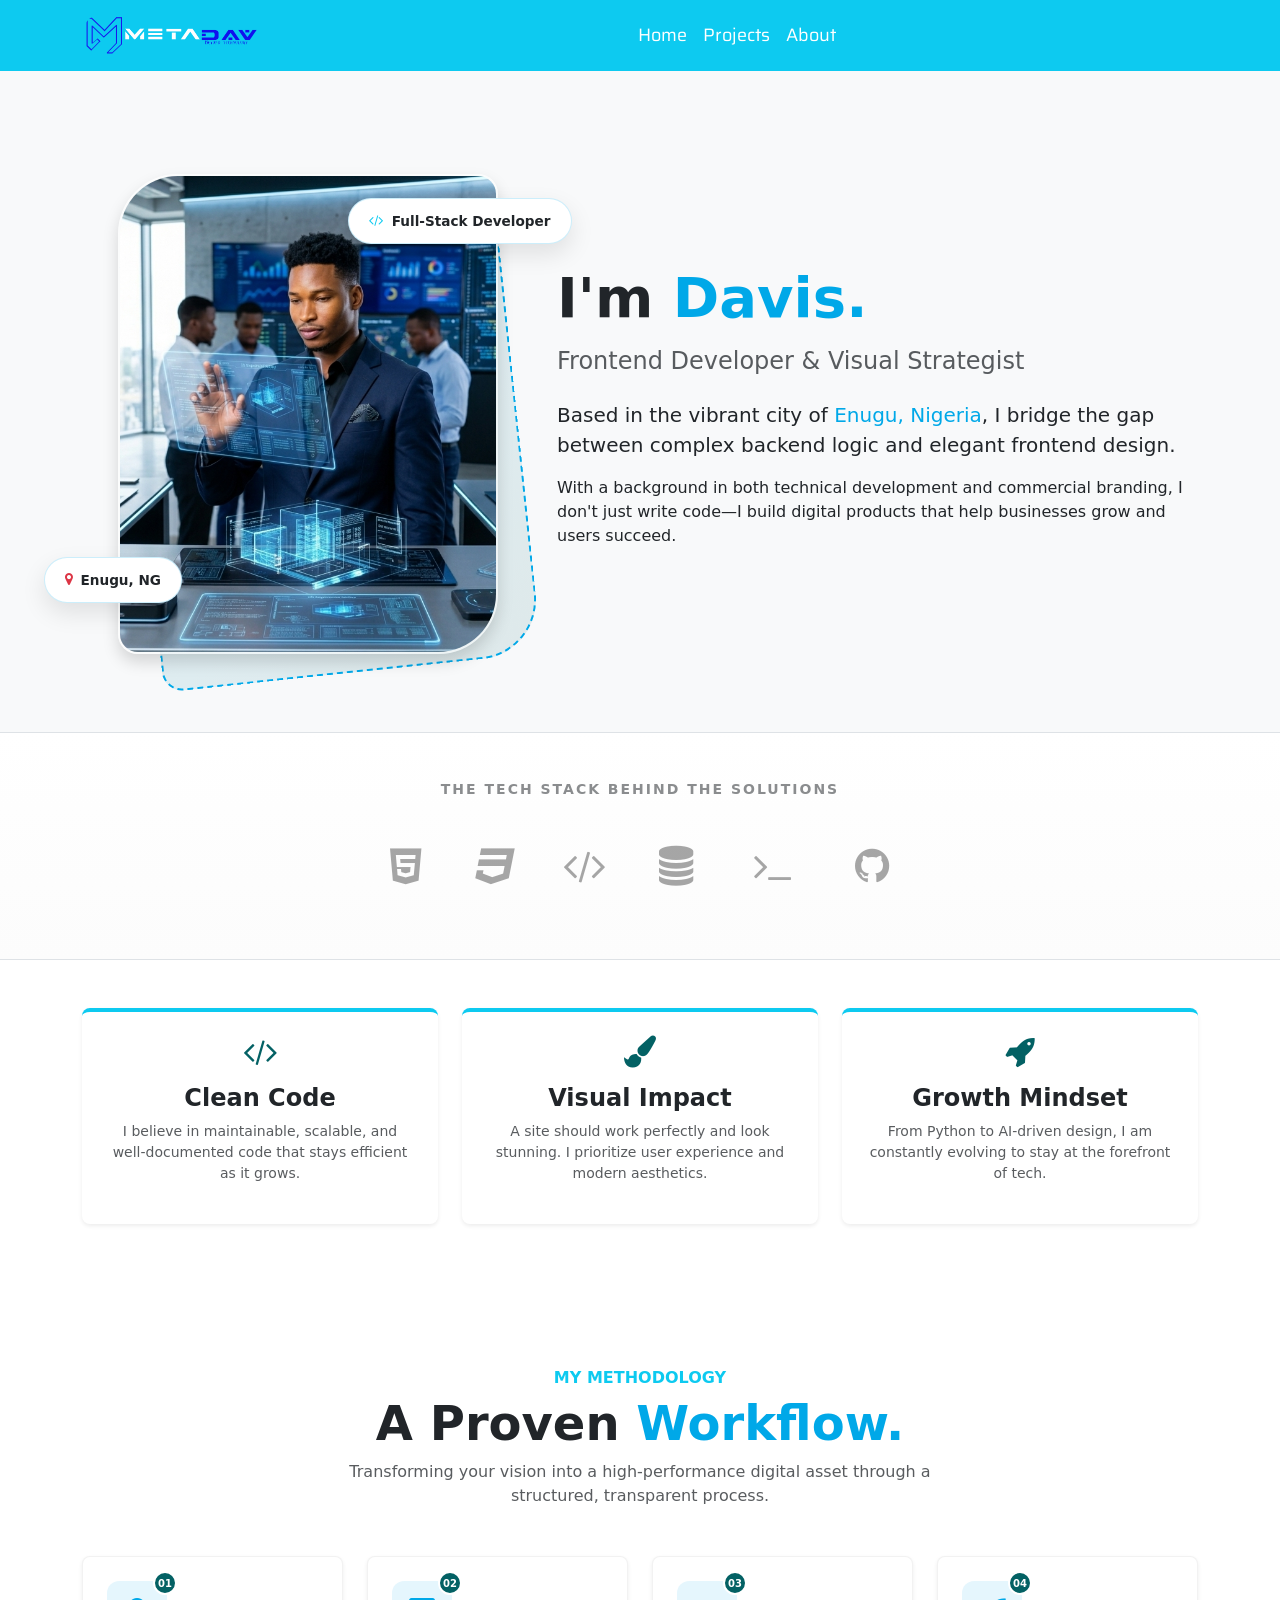
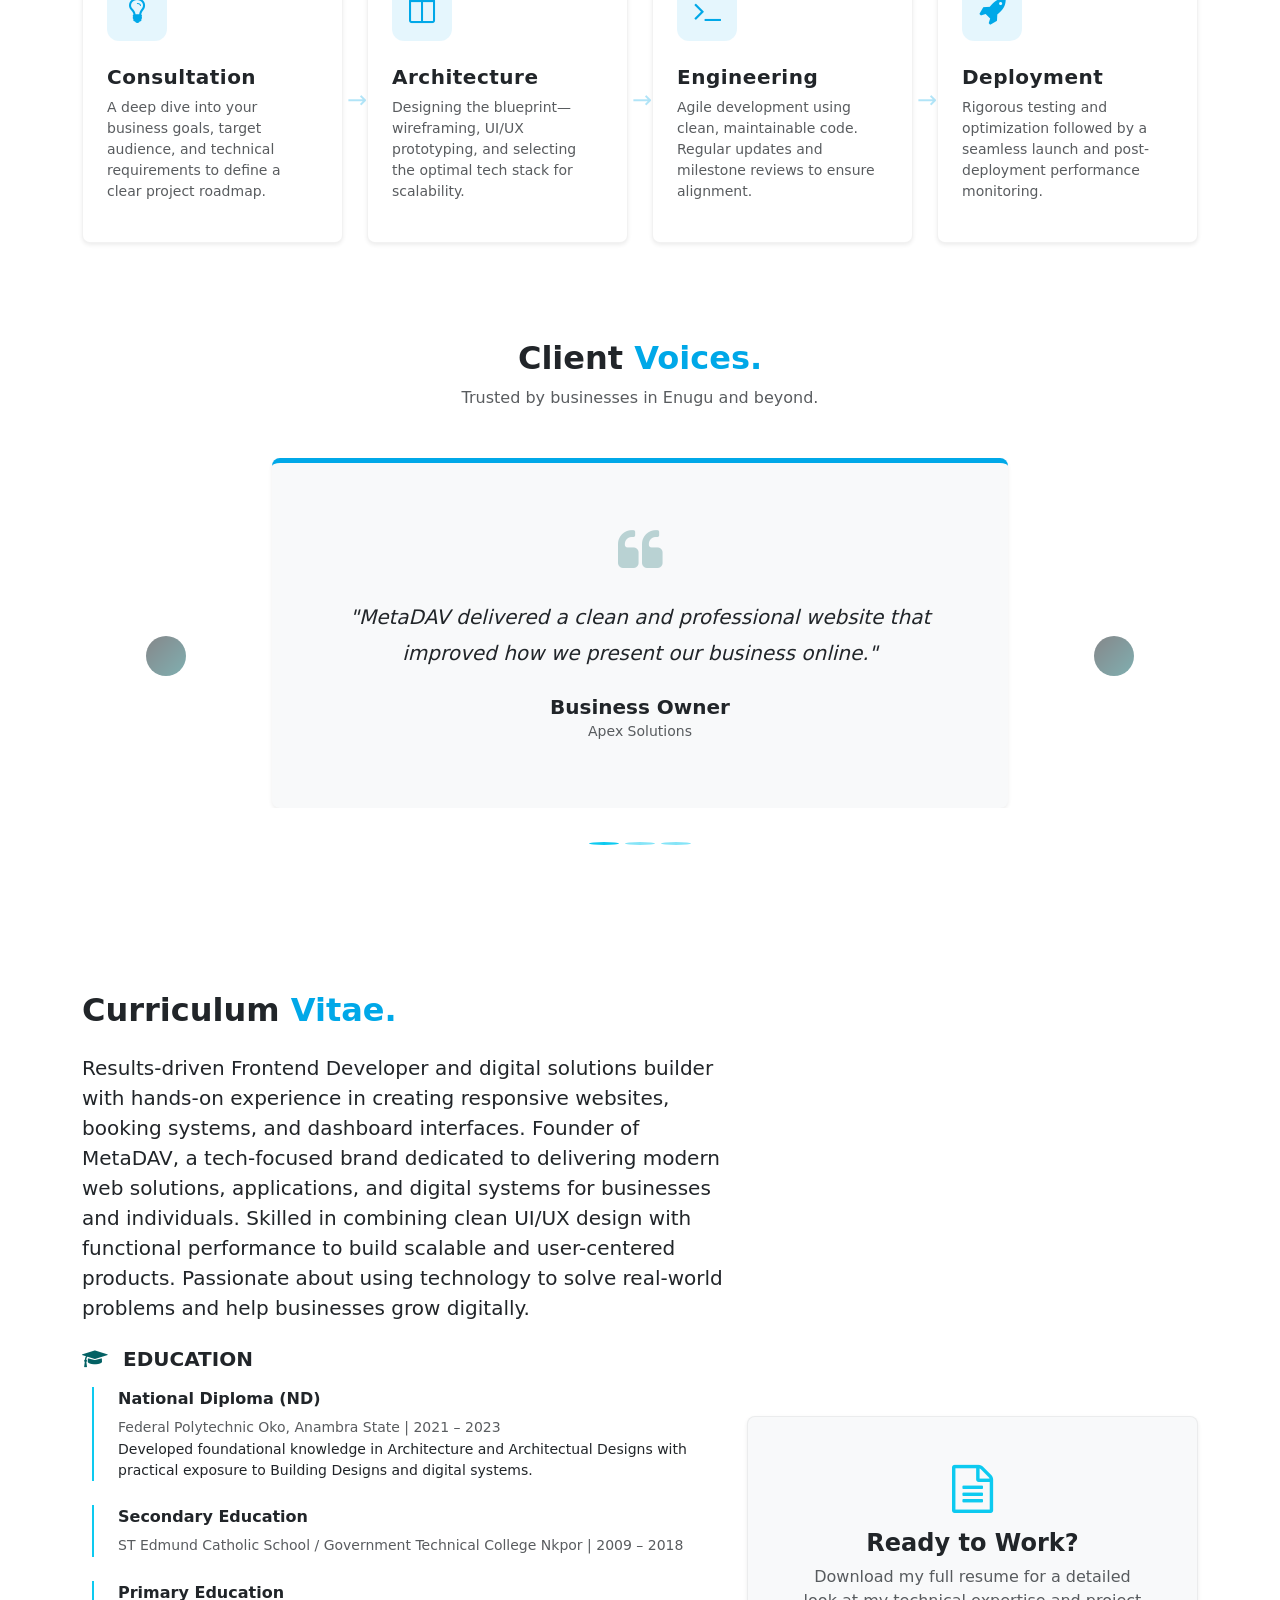
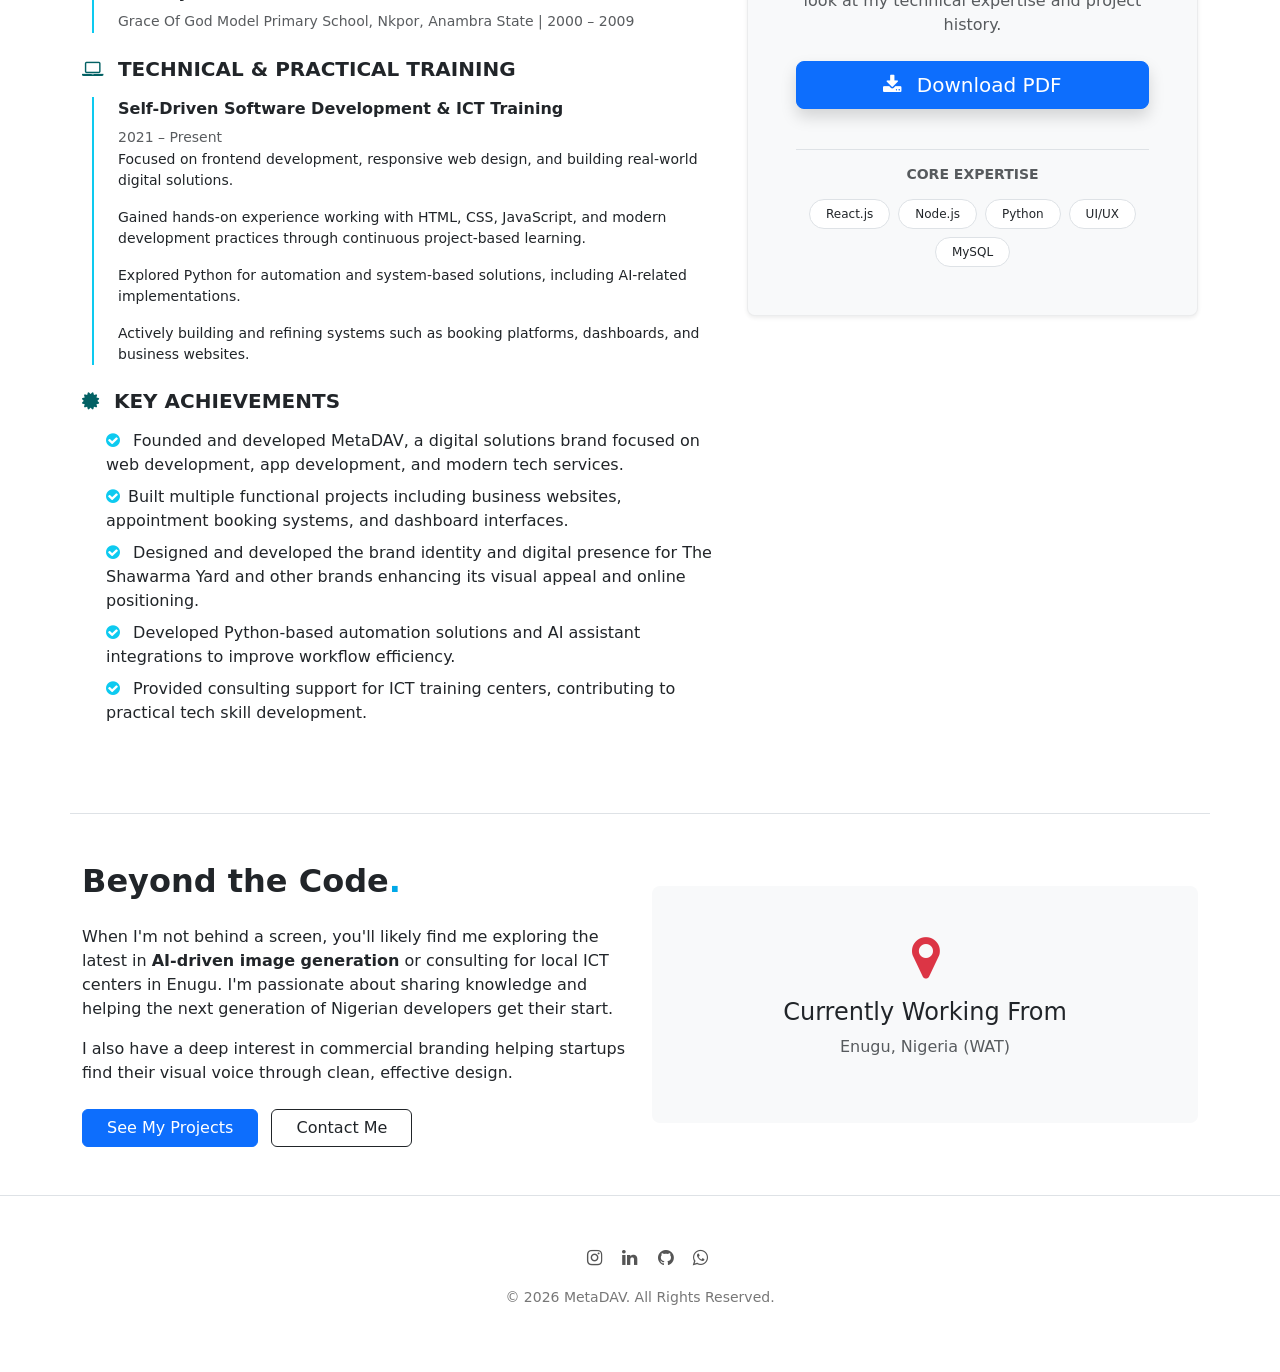
<file: about.html>
<!DOCTYPE html>
<html lang="en">
<head>
    <meta charset="UTF-8">
    <meta name="viewport" content="width=device-width, initial-scale=1.0">
    <link rel="stylesheet" href="css/style.css" type="text/css">
    <link rel="icon" type="image/png" href="assets/images/metafavicon.png">
    <link rel="stylesheet" href="https://cdnjs.cloudflare.com/ajax/libs/font-awesome/4.7.0/css/font-awesome.min.css">
    <link href="https://fonts.googleapis.com/css2?family=Saira:wght@300;600&family=Manrope:wght@400;800&display=swap" rel="stylesheet">
    <link href="https://cdn.jsdelivr.net/npm/bootstrap@5.0.2/dist/css/bootstrap.min.css" rel="stylesheet">
    <title>About | MetaDAV</title>
</head>
<body class="bg-white">

    <header id="header">
        <nav class="navbar navbar-expand-lg navbar-light bg-info fixed-top">
            <div class="container">
                <a class="navbar-brand" href="index.html">
                    <img src="assets/images/metadav logo copy.png" alt="logo" class="metalogo">
                </a>
                <button class="navbar-toggler" type="button" data-bs-toggle="collapse" data-bs-target="#navbarNav">
                    <span class="navbar-toggler-icon"></span>
                </button>
                <div class="collapse navbar-collapse justify-content-center" id="navbarNav">
                    <div class="navbar-nav">
                        <a class="nav-link text-white" href="index.html">Home</a>
                        <a class="nav-link text-white" href="projects.html">Projects</a>
                        <a class="nav-link active text-white" href="about.html">About</a>
                    </div>
                </div>
            </div>
        </nav>
    </header>

    <section class="container-fluid pt-5 mt-5 bg-light">
        <div class="container py-5">
            <div class="row align-items-center">
                <div class="col-lg-5 position-relative text-center d-none d-lg-block">
    <div class="hero-image-container">
        <div class="hero-shape-bg"></div>
        
        <img src="assets/images/hero bg.png" alt="Davis" class="main-hero-img shadow">
        
        <div class="stat-pill pill-top animate-float">
            <i class="fa fa-code text-info me-2"></i>
            <span>Full-Stack Developer</span>
        </div>
        
        <div class="stat-pill pill-bottom animate-float-delayed">
            <i class="fa fa-map-marker text-danger me-2"></i>
            <span>Enugu, NG</span>
        </div>
    </div>
</div>
                <div class="col-lg-7">
                    <h1 class="display-4 fw-bold mb-3">I'm <span class="end">Davis</span><span class="dot">.</span></h1>
                    <h3 class="h4 text-muted mb-4">Frontend Developer & Visual Strategist</h3>
                    <p class="lead">Based in the vibrant city of <strong>Enugu, Nigeria</strong>, I bridge the gap between complex backend logic and elegant frontend design.</p>
                    <p>With a background in both technical development and commercial branding, I don't just write code—I build digital products that help businesses grow and users succeed.</p>
                </div>
            </div>
        </div>
    </section>

    <section class="py-5 bg-white border-top border-bottom ecosystem-section">
    <div class="container">
        <h6 class="text-center text-muted small text-uppercase fw-bold mb-5 ls-2">The Tech Stack Behind the Solutions</h6>
        
        <div class="ecosystem-grid">
            <div class="eco-item" title="HTML5">
                <i class="fa fa-html5"></i>
                <span class="eco-name">HTML5</span>
            </div>
            <div class="eco-item" title="CSS3">
                <i class="fa fa-css3"></i>
                <span class="eco-name">CSS3</span>
            </div>
            <div class="eco-item" title="React.js">
                <i class="fa fa-code"></i>
                <span class="eco-name">React</span>
            </div>
            <div class="eco-item" title="MySQL">
                <i class="fa fa-database"></i>
                <span class="eco-name">MySQL</span>
            </div>
            <div class="eco-item" title="Python">
                <i class="fa fa-terminal"></i>
                <span class="eco-name">Python</span>
            </div>
            <div class="eco-item" title="GitHub">
                <i class="fa fa-github"></i>
                <span class="eco-name">GitHub</span>
            </div>
        </div>
    </div>
</section>

    <section class="container py-5">
        <div class="row g-4 text-center">
            <div class="col-md-4">
                <div class="p-4 h-100 shadow-sm rounded-3 border-top border-4 border-info">
                    <i class="fa fa-code fa-2x mb-3 front"></i>
                    <h4 class="fw-bold">Clean Code</h4>
                    <p class="small text-muted">I believe in maintainable, scalable, and well-documented code that stays efficient as it grows.</p>
                </div>
            </div>
            <div class="col-md-4">
                <div class="p-4 h-100 shadow-sm rounded-3 border-top border-4 border-info">
                    <i class="fa fa-paint-brush fa-2x mb-3 front"></i>
                    <h4 class="fw-bold">Visual Impact</h4>
                    <p class="small text-muted">A site should work perfectly and look stunning. I prioritize user experience and modern aesthetics.</p>
                </div>
            </div>
            <div class="col-md-4">
                <div class="p-4 h-100 shadow-sm rounded-3 border-top border-4 border-info">
                    <i class="fa fa-rocket fa-2x mb-3 front"></i>
                    <h4 class="fw-bold">Growth Mindset</h4>
                    <p class="small text-muted">From Python to AI-driven design, I am constantly evolving to stay at the forefront of tech.</p>
                </div>
            </div>
        </div>
    </section>

    <section class="container py-5 mt-5">
    <div class="text-center mb-5">
        <h6 class="text-uppercase fw-bold text-info mb-2">My Methodology</h6>
        <h2 class="fw-bold display-5">A Proven <span class="end">Workflow</span><span class="dot">.</span></h2>
        <p class="text-muted mx-auto" style="max-width: 600px;">Transforming your vision into a high-performance digital asset through a structured, transparent process.</p>
    </div>

    <div class="row g-4 process-wrapper">
        <div class="col-md-6 col-lg-3">
            <div class="process-step h-100 p-4 shadow-sm bg-white rounded-3">
                <div class="process-icon-box mb-4">
                    <i class="fa fa-lightbulb-o"></i>
                    <span class="step-count">01</span>
                </div>
                <h5 class="fw-bold">Consultation</h5>
                <p class="small text-muted">A deep dive into your business goals, target audience, and technical requirements to define a clear project roadmap.</p>
            </div>
        </div>

        <div class="col-md-6 col-lg-3">
            <div class="process-step h-100 p-4 shadow-sm bg-white rounded-3">
                <div class="process-icon-box mb-4">
                    <i class="fa fa-columns"></i>
                    <span class="step-count">02</span>
                </div>
                <h5 class="fw-bold">Architecture</h5>
                <p class="small text-muted">Designing the blueprint—wireframing, UI/UX prototyping, and selecting the optimal tech stack for scalability.</p>
            </div>
        </div>

        <div class="col-md-6 col-lg-3">
            <div class="process-step h-100 p-4 shadow-sm bg-white rounded-3">
                <div class="process-icon-box mb-4">
                    <i class="fa fa-terminal"></i>
                    <span class="step-count">03</span>
                </div>
                <h5 class="fw-bold">Engineering</h5>
                <p class="small text-muted">Agile development using clean, maintainable code. Regular updates and milestone reviews to ensure alignment.</p>
            </div>
        </div>

        <div class="col-md-6 col-lg-3">
            <div class="process-step h-100 p-4 shadow-sm bg-white rounded-3">
                <div class="process-icon-box mb-4">
                    <i class="fa fa-rocket"></i>
                    <span class="step-count">04</span>
                </div>
                <h5 class="fw-bold">Deployment</h5>
                <p class="small text-muted">Rigorous testing and optimization followed by a seamless launch and post-deployment performance monitoring.</p>
            </div>
        </div>
    </div>
</section>

<section class="container py-5">
    <div class="text-center mb-5">
        <h2 class="fw-bold">Client <span class="end">Voices</span><span class="dot">.</span></h2>
        <p class="text-muted">Trusted by businesses in Enugu and beyond.</p>
    </div>

    <div id="testimonialCarousel" class="carousel slide" data-bs-ride="carousel">
        <div class="carousel-inner">
            
            <div class="carousel-item active">
                <div class="row justify-content-center">
                    <div class="col-md-8">
                        <div class="testimonial-card p-5 text-center shadow-sm rounded-3 bg-light">
                            <i class="fa fa-quote-left fa-3x mb-4 front opacity-25"></i>
                            <p class="fs-5 mb-4 text-dark">"MetaDAV delivered a clean and professional website that improved how we present our business online."</p>
                            <div class="client-info">
                                <h5 class="fw-bold mb-0">Business Owner</h5>
                                <small class="text-muted">Apex Solutions</small>
                            </div>
                        </div>
                    </div>
                </div>
            </div>

            <div class="carousel-item">
                <div class="row justify-content-center">
                    <div class="col-md-8">
                        <div class="testimonial-card p-5 text-center shadow-sm rounded-3 bg-light">
                            <i class="fa fa-quote-left fa-3x mb-4 front opacity-25"></i>
                            <p class="fs-5 mb-4 text-dark">“Customers can now easily view our menu and reach us. The design feels modern and clean.”</p>
                            <div class="client-info">
                                <h5 class="fw-bold mb-0">Restaurant Owner</h5>
                                <small class="text-muted">TasteBite</small>
                            </div>
                        </div>
                    </div>
                </div>
            </div>

            <div class="carousel-item">
                <div class="row justify-content-center">
                    <div class="col-md-8">
                        <div class="testimonial-card p-5 text-center shadow-sm rounded-3 bg-light">
                            <i class="fa fa-quote-left fa-3x mb-4 front opacity-25"></i>
                            <p class="fs-5 mb-4 text-dark">“The portfolio looks clean and represents the brand perfectly.”</p>
                            <div class="client-info">
                                <h5 class="fw-bold mb-0">Creative Professional</h5>
                                <small class="text-muted">CreativeEdge</small>
                            </div>
                        </div>
                    </div>
                </div>
            </div>

            <div class="carousel-item">
                <div class="row justify-content-center">
                    <div class="col-md-8">
                        <div class="testimonial-card p-5 text-center shadow-sm rounded-3 bg-light">
                            <i class="fa fa-quote-left fa-3x mb-4 front opacity-25"></i>
                            <p class="fs-5 mb-4 text-dark">“The website gives our firm a more professional look and makes it easier for clients to reach us.”</p>
                            <div class="client-info">
                                <h5 class="fw-bold mb-0">Legal Consultant</h5>
                                <small class="text-muted">LegalBridge</small>
                            </div>
                        </div>
                    </div>
                </div>
            </div>

            <div class="carousel-item">
                <div class="row justify-content-center">
                    <div class="col-md-8">
                        <div class="testimonial-card p-5 text-center shadow-sm rounded-3 bg-light">
                            <i class="fa fa-quote-left fa-3x mb-4 front opacity-25"></i>
                            <p class="fs-5 mb-4 text-dark">“Our members can now get all the information they need online. It’s simple and effective.”</p>
                            <div class="client-info">
                                <h5 class="fw-bold mb-0">Gym Owner</h5>
                                <small class="text-muted">FitCore</small>
                            </div>
                        </div>
                    </div>
                </div>
            </div>

        </div>

        <button class="carousel-control-prev" type="button" data-bs-target="#testimonialCarousel" data-bs-slide="prev">
            <span class="carousel-control-prev-icon bg-dark rounded-circle" aria-hidden="true"></span>
            <span class="visually-hidden">Previous</span>
        </button>
        <button class="carousel-control-next" type="button" data-bs-target="#testimonialCarousel" data-bs-slide="next">
            <span class="carousel-control-next-icon bg-dark rounded-circle" aria-hidden="true"></span>
            <span class="visually-hidden">Next</span>
        </button>

        <div class="carousel-indicators position-relative mt-4">
            <button type="button" data-bs-target="#testimonialCarousel" data-bs-slide-to="0" class="active bg-info" aria-current="true"></button>
            <button type="button" data-bs-target="#testimonialCarousel" data-bs-slide-to="1" class="bg-info"></button>
            <button type="button" data-bs-target="#testimonialCarousel" data-bs-slide-to="2" class="bg-info"></button>
        </div>
    </div>
</section>

    <section class="container-fluid py-5 bg-white" id="cv">
    <div class="container py-4">
        <div class="row align-items-center">
            
            <div class="col-lg-7">
                <h2 class="fw-bold mb-4">Curriculum <span class="end">Vitae</span><span class="dot">.</span></h2>
                <p class="lead mb-4">Results-driven Frontend Developer and digital solutions builder with hands-on experience in creating responsive websites, booking systems, and dashboard interfaces.
                    Founder of MetaDAV, a tech-focused brand dedicated to delivering modern web solutions, applications, and digital systems for businesses and individuals.
                    Skilled in combining clean UI/UX design with functional performance to build scalable and user-centered products. Passionate about using technology to solve real-world problems and help businesses grow digitally.
                </p>
                
                <div class="resume-item mb-4">
                    <h5 class="fw-bold text-uppercase"><i class="fa fa-graduation-cap front me-2"></i> Education</h5>
                    <div class="ps-4 border-start border-2 border-info mt-3">
                        <p class="mb-1 fw-bold">National Diploma (ND)</p>
                        <small class="text-muted">Federal Polytechnic Oko, Anambra State | 2021 – 2023</small>
                        <p class="small">Developed foundational knowledge in Architecture and Architectual Designs with practical exposure to Building Designs and digital systems.</p>
                    </div>
                </div>

                <div class="resume-item mb-4">
                    <div class="ps-4 border-start border-2 border-info mt-3">
                        <p class="mb-1 fw-bold">Secondary Education</p>
                        <small class="text-muted">ST Edmund Catholic School / Government Technical College Nkpor | 2009 – 2018</small>
                    </div>
                </div>

                <div class="resume-item mb-4">
                    <div class="ps-4 border-start border-2 border-info mt-3">
                        <p class="mb-1 fw-bold">Primary Education</p>
                        <small class="text-muted">Grace Of God Model Primary School, Nkpor, Anambra State | 2000 – 2009</small>
                    </div>
                </div>

                <div class="resume-item mb-4">
                    <h5 class="fw-bold text-uppercase"><i class="fa fa-laptop front me-2"></i> Technical & Practical Training</h5>
                    <div class="ps-4 border-start border-2 border-info mt-3">
                        <p class="mb-1 fw-bold">Self-Driven Software Development & ICT Training</p>
                        <small class="text-muted">2021 – Present</small>
                        <p class="small">Focused on frontend development, responsive web design, and building real-world digital solutions.</p>
                        <p class="small">Gained hands-on experience working with HTML, CSS, JavaScript, and modern development practices through continuous project-based learning.</p>
                        <p class="small">Explored Python for automation and system-based solutions, including AI-related implementations.</p>
                        <p class="small">Actively building and refining systems such as booking platforms, dashboards, and business websites.</p>
                    </div>
                </div>

                <div class="resume-item">
                    <h5 class="fw-bold text-uppercase"><i class="fa fa-certificate front me-2"></i> Key Achievements</h5>
                    <ul class="list-unstyled ps-4 mt-3">
                        <li class="mb-2"><i class="fa fa-check-circle text-info me-2"></i> Founded and developed MetaDAV, a digital solutions brand focused on web development, app development, and modern tech services.</li>
                        <li class="mb-2"><i class="fa fa-check-circle text-info me-2"></i>Built multiple functional projects including business websites, appointment booking systems, and dashboard interfaces.</li>
                        <li class="mb-2"><i class="fa fa-check-circle text-info me-2"></i> Designed and developed the brand identity and digital presence for The Shawarma Yard and other brands enhancing its visual appeal and online positioning.</li>
                        <li class="mb-2"><i class="fa fa-check-circle text-info me-2"></i> Developed Python-based automation solutions and AI assistant integrations to improve workflow efficiency.</li>
                        <li class="mb-2"><i class="fa fa-check-circle text-info me-2"></i> Provided consulting support for ICT training centers, contributing to practical tech skill development.</li>
                    </ul>
                </div>
            </div>

            <div class="col-lg-5 mt-5 mt-lg-0">
                <div class="cv-card p-5 bg-light rounded-3 shadow-sm text-center">
                    <div class="mb-4">
                        <i class="fa fa-file-text-o fa-3x text-info mb-3"></i>
                        <h4 class="fw-bold">Ready to Work?</h4>
                        <p class="text-muted">Download my full resume for a detailed look at my technical expertise and project history.</p>
                    </div>
                    
                    <a href="assets/docs/davis cv.pdf.pdf" download class="btn btn-primary btn-lg w-100 mb-3 shadow">
                        <i class="fa fa-download me-2"></i> Download PDF
                    </a>
                    
                    <div class="mt-4 pt-3 border-top">
                        <h6 class="text-uppercase fw-bold small text-muted mb-3">Core Expertise</h6>
                        <div class="d-flex flex-wrap justify-content-center gap-2">
                            <span class="badge rounded-pill bg-white text-dark border px-3 py-2">React.js</span>
                            <span class="badge rounded-pill bg-white text-dark border px-3 py-2">Node.js</span>
                            <span class="badge rounded-pill bg-white text-dark border px-3 py-2">Python</span>
                            <span class="badge rounded-pill bg-white text-dark border px-3 py-2">UI/UX</span>
                            <span class="badge rounded-pill bg-white text-dark border px-3 py-2">MySQL</span>
                        </div>
                    </div>
                </div>
            </div>

        </div>
    </div>
</section>

    <section class="container py-5 border-top">
        <div class="row align-items-center">
            <div class="col-md-6 order-2 order-md-1">
                <h2 class="fw-bold mb-4">Beyond the Code<span class="dot">.</span></h2>
                <p>When I'm not behind a screen, you'll likely find me exploring the latest in <strong>AI-driven image generation</strong> or consulting for local ICT centers in Enugu. I'm passionate about sharing knowledge and helping the next generation of Nigerian developers get their start.</p>
                <p>I also have a deep interest in commercial branding helping startups find their visual voice through clean, effective design.</p>
                
                <div class="mt-4">
                    <a href="projects.html" class="btn btn-primary px-4">See My Projects</a>
                    <a href="https://wa.me/2347079219602" class="btn btn-outline-dark ms-2 px-4">Contact Me</a>
                </div>
            </div>
            <div class="col-md-6 order-1 order-md-2 mb-4 mb-md-0">
                <div class="bg-light p-5 rounded-3 text-center">
                    <i class="fa fa-map-marker fa-3x text-danger mb-3"></i>
                    <h4>Currently Working From</h4>
                    <p class="text-muted">Enugu, Nigeria (WAT)</p>
                </div>
            </div>
        </div>
    </section>

    <footer class="footer border-top py-5 bg-white text-center">
        <div class="container">
            <div class="socials mb-3">
                <a href="https://www.instagram.com/official_metadav?utm_source=qr"><i class="fa fa-instagram"></i></a>
        <a href="https://www.linkedin.com/in/davis-martins-godwin-a3ab22393"><i class="fa fa-linkedin"></i></a>
        <a href="https://github.com/davisgodwin"><i class="fa fa-github"></i></a>
        <a href="https://wa.me/2347079219602"><i class="fa fa-whatsapp"></i></a>
            </div>
            <p class="footer-bottom">© 2026 MetaDAV. All Rights Reserved.</p>
        </div>
    </footer>

    <script>
                var url = 'https://wati-integration-prod-service.clare.ai/v2/watiWidget.js?14334';
                var s = document.createElement('script');
                s.type = 'text/javascript';
                s.async = true;
                s.src = url;
                var options = {
                "enabled":true,
                "chatButtonSetting":{
                    "backgroundColor":"#00e785",
                    "ctaText":"Chat with us",
                    "borderRadius":"25",
                    "marginLeft": "0",
                    "marginRight": "20",
                    "marginBottom": "20",
                    "ctaIconWATI":false,
                    "position":"right"
                },
                "brandSetting":{
                    "brandName":"MetaDav",
                    "brandSubTitle":"undefined",
                    "brandImg":"",
                    "welcomeText":"Hi there!\nHow can I help you?",
                    "messageText":"Hello, %0A I want To know More about your Services",
                    "backgroundColor":"#00e785",
                    "ctaText":"Chat with us",
                    "borderRadius":"25",
                    "autoShow":true,
                    "phoneNumber":"2347079219602"
                }
                };
                s.onload = function() {
                    CreateWhatsappChatWidget(options);
                };
                var x = document.getElementsByTagName('script')[0];
                x.parentNode.insertBefore(s, x);
            </script>
    <script src="https://cdn.jsdelivr.net/npm/bootstrap@5.0.2/dist/js/bootstrap.bundle.min.js"></script>
</body>
</html>
</file>
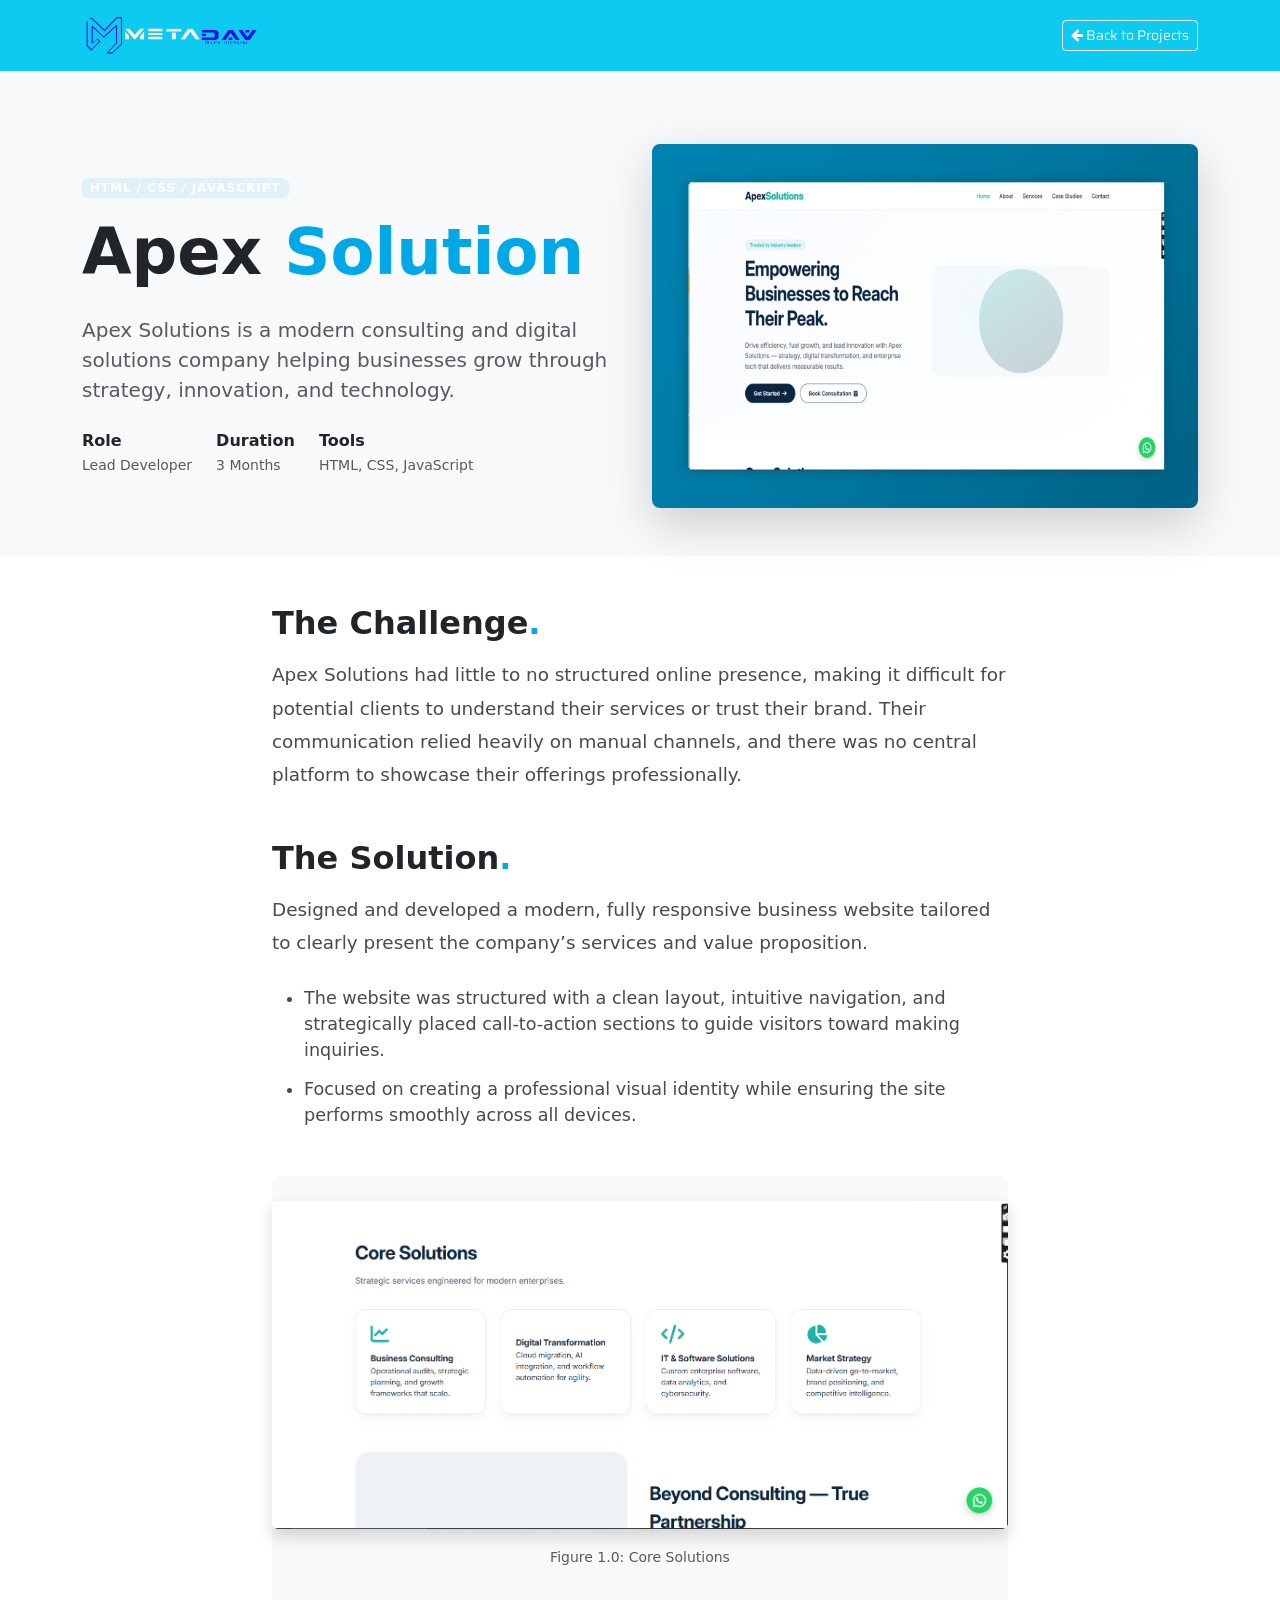
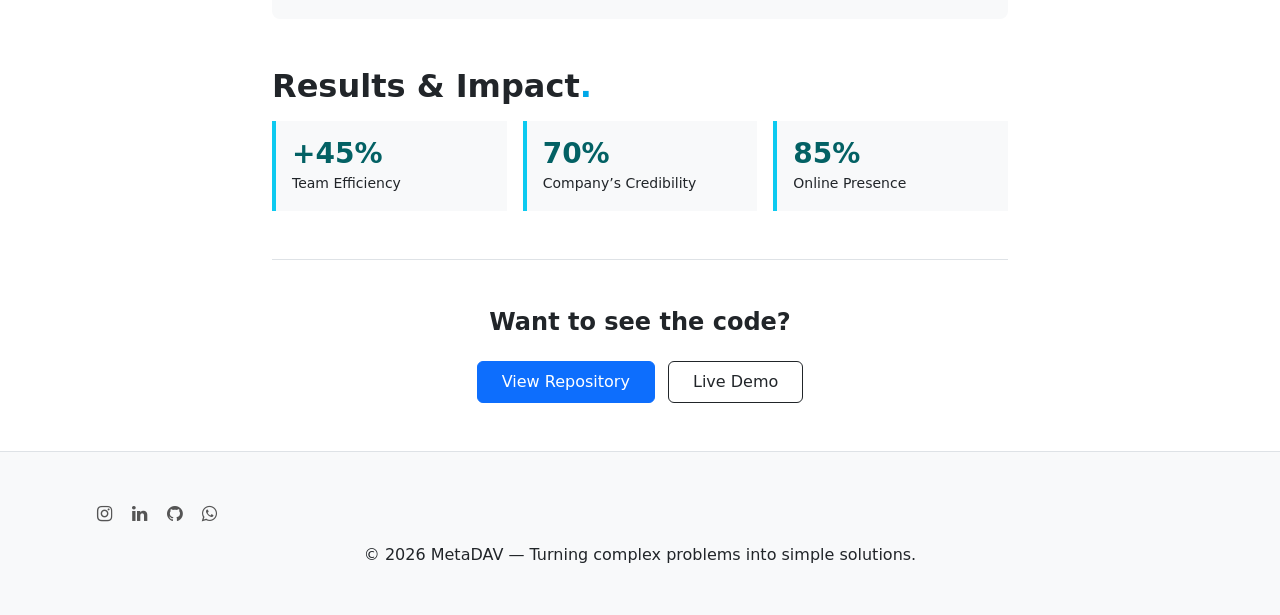
<file: case-study.html>
<!DOCTYPE html>
<html lang="en">
<head>
    <meta charset="UTF-8">
    <meta name="viewport" content="width=device-width, initial-scale=1.0">
    <link rel="stylesheet" href="css/style.css" type="text/css">
    <link rel="icon" type="image/png" href="assets/images/metafavicon.png">
    <link rel="stylesheet" href="https://cdnjs.cloudflare.com/ajax/libs/font-awesome/4.7.0/css/font-awesome.min.css">
    <link href="https://fonts.googleapis.com/css2?family=Saira:wght@300;600&family=Manrope:wght@400;800&display=swap" rel="stylesheet">
    <link href="https://cdn.jsdelivr.net/npm/bootstrap@5.0.2/dist/css/bootstrap.min.css" rel="stylesheet">
    <title>Case Study | Apex Solution</title>
</head>
<body class="bg-white">

    <header id="header">
        <nav class="navbar navbar-expand-lg navbar-light bg-info fixed-top">
            <div class="container">
                <a class="navbar-brand" href="index.html">
                    <img src="assets/images/metadav logo copy.png" alt="logo" class="metalogo">
                </a>
                <div class="ms-auto">
                    <a href="projects.html" class="btn btn-sm btn-outline-light"><i class="fa fa-arrow-left"></i> Back to Projects</a>
                </div>
            </div>
        </nav>
    </header>

    <section class="container-fluid bg-light pt-5 mt-5">
        <div class="container py-5">
            <div class="row align-items-center">
                <div class="col-lg-6">
                    <span class="badge bg-soft-blue mb-3">HTML / CSS / JavaScript</span>
                    <h1 class="display-3 fw-bold mb-4">Apex <span class="end">Solution</span></h1>
                    <p class="lead text-muted">Apex Solutions is a modern consulting and digital solutions company helping businesses grow through strategy, innovation, and technology.</p>
                    
                    <div class="d-flex gap-4 mt-4">
                        <div>
                            <p class="mb-0 fw-bold">Role</p>
                            <small class="text-muted">Lead Developer</small>
                        </div>
                        <div>
                            <p class="mb-0 fw-bold">Duration</p>
                            <small class="text-muted">3 Months</small>
                        </div>
                        <div>
                            <p class="mb-0 fw-bold">Tools</p>
                            <small class="text-muted">HTML, CSS, JavaScript</small>
                        </div>
                    </div>
                </div>
                <div class="col-lg-6 mt-4 mt-lg-0">
                    <img src="assets/images/apex1.jpg" class="img-fluid rounded-3 shadow-lg" alt="Case Study Hero">
                </div>
            </div>
        </div>
    </section>

    <article class="container py-5">
        <div class="row justify-content-center">
            <div class="col-lg-8">
                
                <div class="mb-5">
                    <h2 class="fw-bold mb-3">The Challenge<span class="dot">.</span></h2>
                    <p>Apex Solutions had little to no structured online presence, making it difficult for potential clients to understand their services or trust their brand.
                       Their communication relied heavily on manual channels, and there was no central platform to showcase their offerings professionally.</p>
                </div>

                <div class="mb-5">
                    <h2 class="fw-bold mb-3">The Solution<span class="dot">.</span></h2>
                    <p>Designed and developed a modern, fully responsive business website tailored to clearly present the company’s services and value proposition.</p>
                    <ul class="mt-3">
                        <li>The website was structured with a clean layout, intuitive navigation, and strategically placed call-to-action sections to guide visitors toward making inquiries.</li>
                        <li>Focused on creating a professional visual identity while ensuring the site performs smoothly across all devices.</li>
                    </ul>
                </div>

                <div class="my-5 py-4 bg-light rounded-3 text-center">
                    <img src="assets/images/apex2.png" class="img-fluid rounded shadow" style="max-height: 500px;" alt="Feature Showcase">
                    <p class="mt-3 small text-muted">Figure 1.0: Core Solutions</p>
                </div>

                <div class="mb-5">
                    <h2 class="fw-bold mb-3">Results & Impact<span class="dot">.</span></h2>
                    <div class="row g-3">
                        <div class="col-md-4">
                            <div class="p-3 border-start border-4 border-info bg-light">
                                <h3 class="fw-bold mb-0">+45%</h3>
                                <small>Team Efficiency</small>
                            </div>
                        </div>
                        <div class="col-md-4">
                            <div class="p-3 border-start border-4 border-info bg-light">
                                <h3 class="fw-bold mb-0">70%</h3>
                                <small>Company’s Credibility</small>
                            </div>
                        </div>
                        <div class="col-md-4">
                            <div class="p-3 border-start border-4 border-info bg-light">
                                <h3 class="fw-bold mb-0">85%</h3>
                                <small>Online Presence</small>
                            </div>
                        </div>
                    </div>
                </div>

                <div class="text-center mt-5 pt-5 border-top">
                    <h4 class="fw-bold mb-4">Want to see the code?</h4>
                    <a href="https://github.com/davisgodwin/Apex-Solution" class="btn btn-primary px-4 py-2 me-2">View Repository</a>
                    <a href="https://apex-solution-nine.vercel.app/" class="btn btn-outline-dark px-4 py-2">Live Demo</a>
                </div>

            </div>
        </div>
    </article>

    <footer class="py-5 bg-light border-top">
        <div class="container">
            <div class="socials mb-3">
                <a href="https://www.instagram.com/official_metadav?utm_source=qr"><i class="fa fa-instagram"></i></a>
        <a href="https://www.linkedin.com/in/davis-martins-godwin-a3ab22393"><i class="fa fa-linkedin"></i></a>
        <a href="https://github.com/davisgodwin"><i class="fa fa-github"></i></a>
        <a href="https://wa.me/2347079219602"><i class="fa fa-whatsapp"></i></a>
            </div>
        </div>
        <div class="container text-center">
            <p class="mb-0">© 2026 MetaDAV — Turning complex problems into simple solutions.</p>
        </div>
    </footer>

    <script>
                var url = 'https://wati-integration-prod-service.clare.ai/v2/watiWidget.js?14334';
                var s = document.createElement('script');
                s.type = 'text/javascript';
                s.async = true;
                s.src = url;
                var options = {
                "enabled":true,
                "chatButtonSetting":{
                    "backgroundColor":"#00e785",
                    "ctaText":"Chat with us",
                    "borderRadius":"25",
                    "marginLeft": "0",
                    "marginRight": "20",
                    "marginBottom": "20",
                    "ctaIconWATI":false,
                    "position":"right"
                },
                "brandSetting":{
                    "brandName":"MetaDav",
                    "brandSubTitle":"undefined",
                    "brandImg":"",
                    "welcomeText":"Hi there!\nHow can I help you?",
                    "messageText":"Hello, %0A I want To know More about your Services",
                    "backgroundColor":"#00e785",
                    "ctaText":"Chat with us",
                    "borderRadius":"25",
                    "autoShow":true,
                    "phoneNumber":"2347079219602"
                }
                };
                s.onload = function() {
                    CreateWhatsappChatWidget(options);
                };
                var x = document.getElementsByTagName('script')[0];
                x.parentNode.insertBefore(s, x);
            </script>
    <script src="https://cdn.jsdelivr.net/npm/bootstrap@5.0.2/dist/js/bootstrap.bundle.min.js"></script>
</body>
</html>
</file>
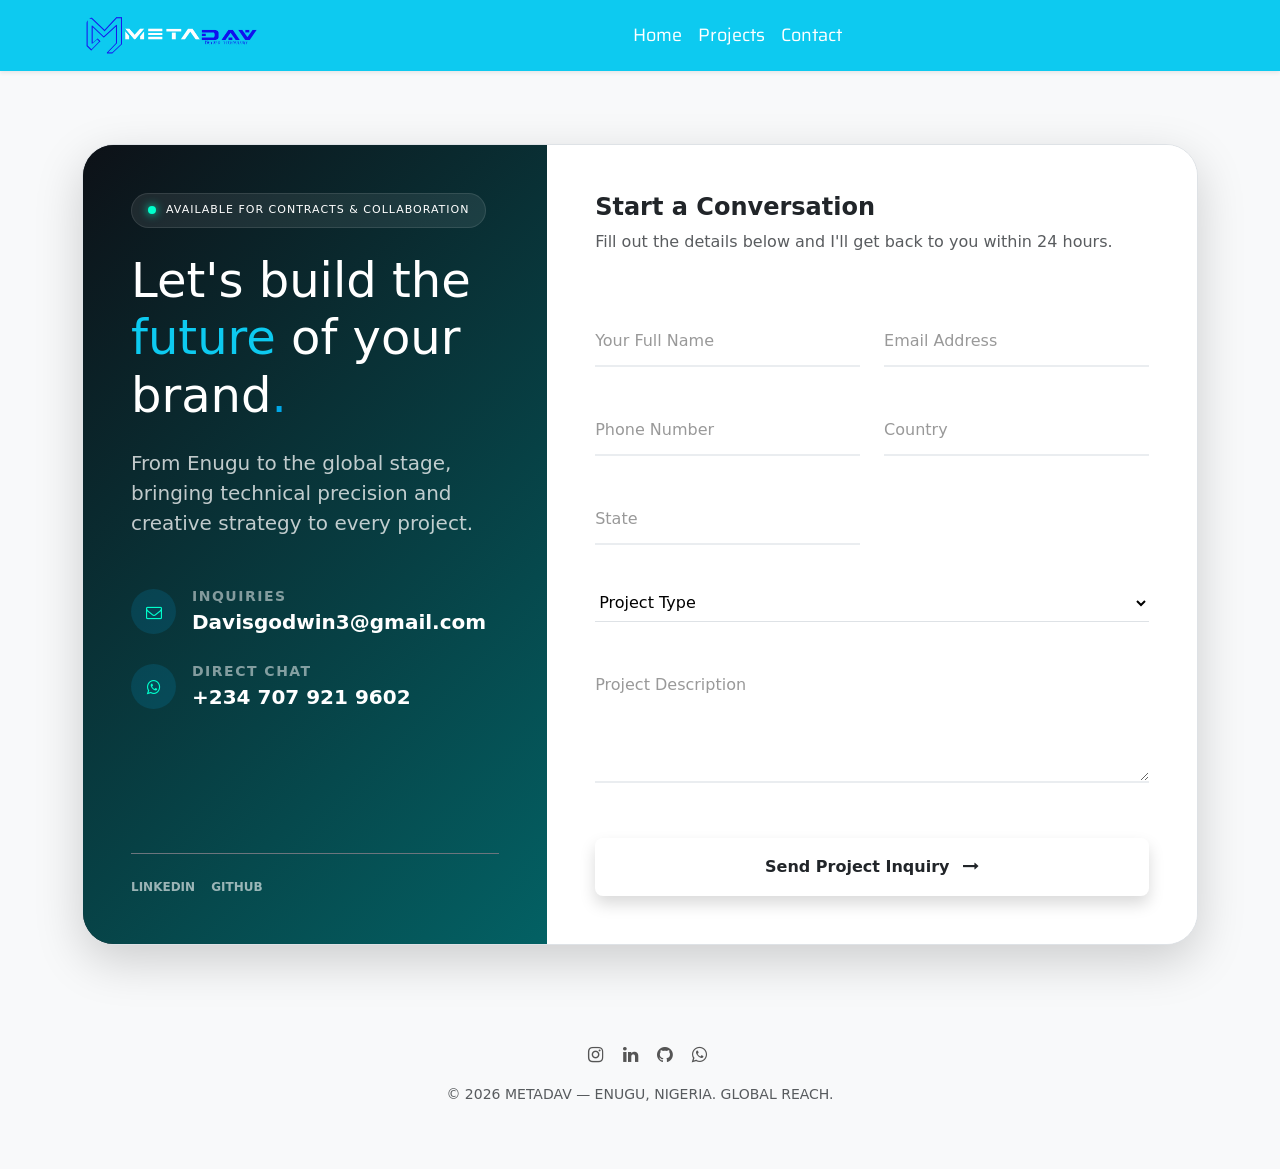
<file: contact.html>
<!DOCTYPE html>
<html lang="en">
<head>
    <meta charset="UTF-8">
    <meta name="viewport" content="width=device-width, initial-scale=1.0">
    <link rel="stylesheet" href="css/style.css" type="text/css">
    <link rel="icon" type="image/png" href="assets/images/metafavicon.png">
    <link rel="stylesheet" href="https://cdnjs.cloudflare.com/ajax/libs/font-awesome/4.7.0/css/font-awesome.min.css">
    <link href="https://fonts.googleapis.com/css2?family=Saira:wght@600&family=Manrope:wght@300;400;700;800&display=swap" rel="stylesheet">
    <link href="https://cdn.jsdelivr.net/npm/bootstrap@5.0.2/dist/css/bootstrap.min.css" rel="stylesheet">
    <title>Contact | MetaDAV Strategy & Code</title>
</head>
<body class="bg-light">

    <header id="header">
        <nav class="navbar navbar-expand-lg navbar-light bg-info fixed-top shadow-sm">
            <div class="container">
                <a class="navbar-brand" href="index.html">
                    <img src="assets/images/metadav logo copy.png" alt="logo" class="metalogo">
                </a>
                <div class="collapse navbar-collapse justify-content-center" id="navbarNav">
                    <div class="navbar-nav">
                        <a class="nav-link text-white" href="index.html">Home</a>
                        <a class="nav-link text-white" href="projects.html">Projects</a>
                        <a class="nav-link active text-white" href="contact.html">Contact</a>
                    </div>
                </div>
            </div>
        </nav>
    </header>

    <main class="container py-5 mt-5">
        <div class="row g-0 rounded-5 shadow-lg overflow-hidden bg-white border mt-lg-5">
            
            <div class="col-lg-5 bg-dark p-5 d-flex flex-column justify-content-between text-white position-relative">
                <div class="z-index-2">
                    <div class="status-badge mb-4">
                        <span class="status-dot"></span> Available for Contracts & Collaboration
                    </div>
                    <h2 class="display-5 fw-800 mb-4 ls-tight">Let's build the <span class="text-info">future</span> of your brand<span class="dot">.</span></h2>
                    <p class="opacity-75 lead mb-5">From Enugu to the global stage, bringing technical precision and creative strategy to every project.</p>
                    
                    <div class="contact-links mt-auto">
                        <div class="d-flex align-items-center mb-4 contact-hover-item">
                            <div class="icon-circle"><i class="fa fa-envelope-o"></i></div>
                            <div class="ms-3">
                                <small class="d-block text-uppercase opacity-50 fw-bold ls-1">Inquiries</small>
                                <span class="fs-5 fw-bold">Davisgodwin3@gmail.com</span>
                            </div>
                        </div>
                        <div class="d-flex align-items-center contact-hover-item">
                            <div class="icon-circle"><i class="fa fa-whatsapp"></i></div>
                            <div class="ms-3">
                                <small class="d-block text-uppercase opacity-50 fw-bold ls-1">Direct Chat</small>
                                <span class="fs-5 fw-bold">+234 707 921 9602</span>
                            </div>
                        </div>
                    </div>
                </div>
                
                <div class="mt-5 pt-4 border-top border-secondary d-flex gap-3">
                    <a href="https://www.linkedin.com/in/davis-martins-godwin-a3ab22393" class="social-pill-link">LinkedIn</a>
                    <a href="https://github.com/davisgodwin" class="social-pill-link">GitHub</a>
                </div>
            </div>

            <div class="col-lg-7 p-5 bg-white">
                <div class="form-header mb-5">
                    <h4 class="fw-800">Start a Conversation</h4>
                    <p class="text-muted">Fill out the details below and I'll get back to you within 24 hours.</p>
                </div>

                <form action="https://formspree.io/f/mvzdrdpw" method="POST" class="contact-form">
    <div class="row g-4">
        <div class="col-md-6">
            <div class="input-group-custom">
                <input type="text" id="name" name="name" required placeholder=" ">
                <label for="name">Your Full Name</label>
            </div>
        </div>
        <div class="col-md-6">
            <div class="input-group-custom">
                <input type="email" id="email" name="email" required placeholder=" ">
                <label for="email">Email Address</label>
            </div>
        </div>
        <div class="col-md-6">
            <div class="input-group-custom">
                <input type="tel" id="phone" name="phone" required placeholder=" ">
                <label for="phone">Phone Number</label>
            </div>
        </div>
        <div class="col-md-6">
            <div class="input-group-custom">
                <input type="text" id="country" name="country" required placeholder=" ">
                <label for="country">Country</label>
            </div>
        </div>
        <div class="col-md-6">
            <div class="input-group-custom">
                <input type="text" id="state" name="state" required placeholder=" ">
                <label for="state">State</label>
            </div>
        </div>
        <div class="col-12">
            <div class="input-group-custom">
                <select id="service" name="service" class="custom-select w-100 py-2 border-0 border-bottom">
                    <option value="" disabled selected>Project Type</option>
                    <option value="Web Development">Web Development</option>
                    <option value="Web Development">App Development</option>
                    <option value="Brand Identity">Brand Identity (Graphic Design)</option>
                    <option value="Technical Consulting">Technical Consulting (Python/AI)</option>
                </select>
            </div>
        </div>
        <div class="col-12">
            <div class="input-group-custom">
                <textarea id="message" name="message" rows="4" required placeholder=" "></textarea>
                <label for="message">Project Description</label>
            </div>
        </div>

        <input type="text" name="_gotcha" style="display:none">

        <div class="col-12 mt-5">
            <button type="submit" class="btn btn-primary-dark w-100 py-3 rounded-3 fw-bold shadow">
                Send Project Inquiry <i class="fa fa-long-arrow-right ms-2"></i>
            </button>
        </div>
    </div>
</form>
            </div>
        </div>
    </main>

    <footer class="py-5 text-center text-muted small">
        <div class="container">
            <div class="socials mb-3">
                <a href="https://www.instagram.com/official_metadav?utm_source=qr"><i class="fa fa-instagram"></i></a>
                <a href="https://www.linkedin.com/in/davis-martins-godwin-a3ab22393"><i class="fa fa-linkedin"></i></a>
                <a href="https://github.com/davisgodwin"><i class="fa fa-github"></i></a>
                <a href="https://wa.me/2347079219602"><i class="fa fa-whatsapp"></i></a>
            </div>
        </div>
        <p>© 2026 METADAV — ENUGU, NIGERIA. GLOBAL REACH.</p>
    </footer>
    <script>
                var url = 'https://wati-integration-prod-service.clare.ai/v2/watiWidget.js?14334';
                var s = document.createElement('script');
                s.type = 'text/javascript';
                s.async = true;
                s.src = url;
                var options = {
                "enabled":true,
                "chatButtonSetting":{
                    "backgroundColor":"#00e785",
                    "ctaText":"Chat with us",
                    "borderRadius":"25",
                    "marginLeft": "0",
                    "marginRight": "20",
                    "marginBottom": "20",
                    "ctaIconWATI":false,
                    "position":"right"
                },
                "brandSetting":{
                    "brandName":"MetaDav",
                    "brandSubTitle":"undefined",
                    "brandImg":"",
                    "welcomeText":"Hi there!\nHow can I help you?",
                    "messageText":"Hello, %0A I want To know More about your Services",
                    "backgroundColor":"#00e785",
                    "ctaText":"Chat with us",
                    "borderRadius":"25",
                    "autoShow":true,
                    "phoneNumber":"2347079219602"
                }
                };
                s.onload = function() {
                    CreateWhatsappChatWidget(options);
                };
                var x = document.getElementsByTagName('script')[0];
                x.parentNode.insertBefore(s, x);
            </script>

    <script src="https://cdn.jsdelivr.net/npm/bootstrap@5.0.2/dist/js/bootstrap.bundle.min.js"></script>
</body>
</html>
</file>
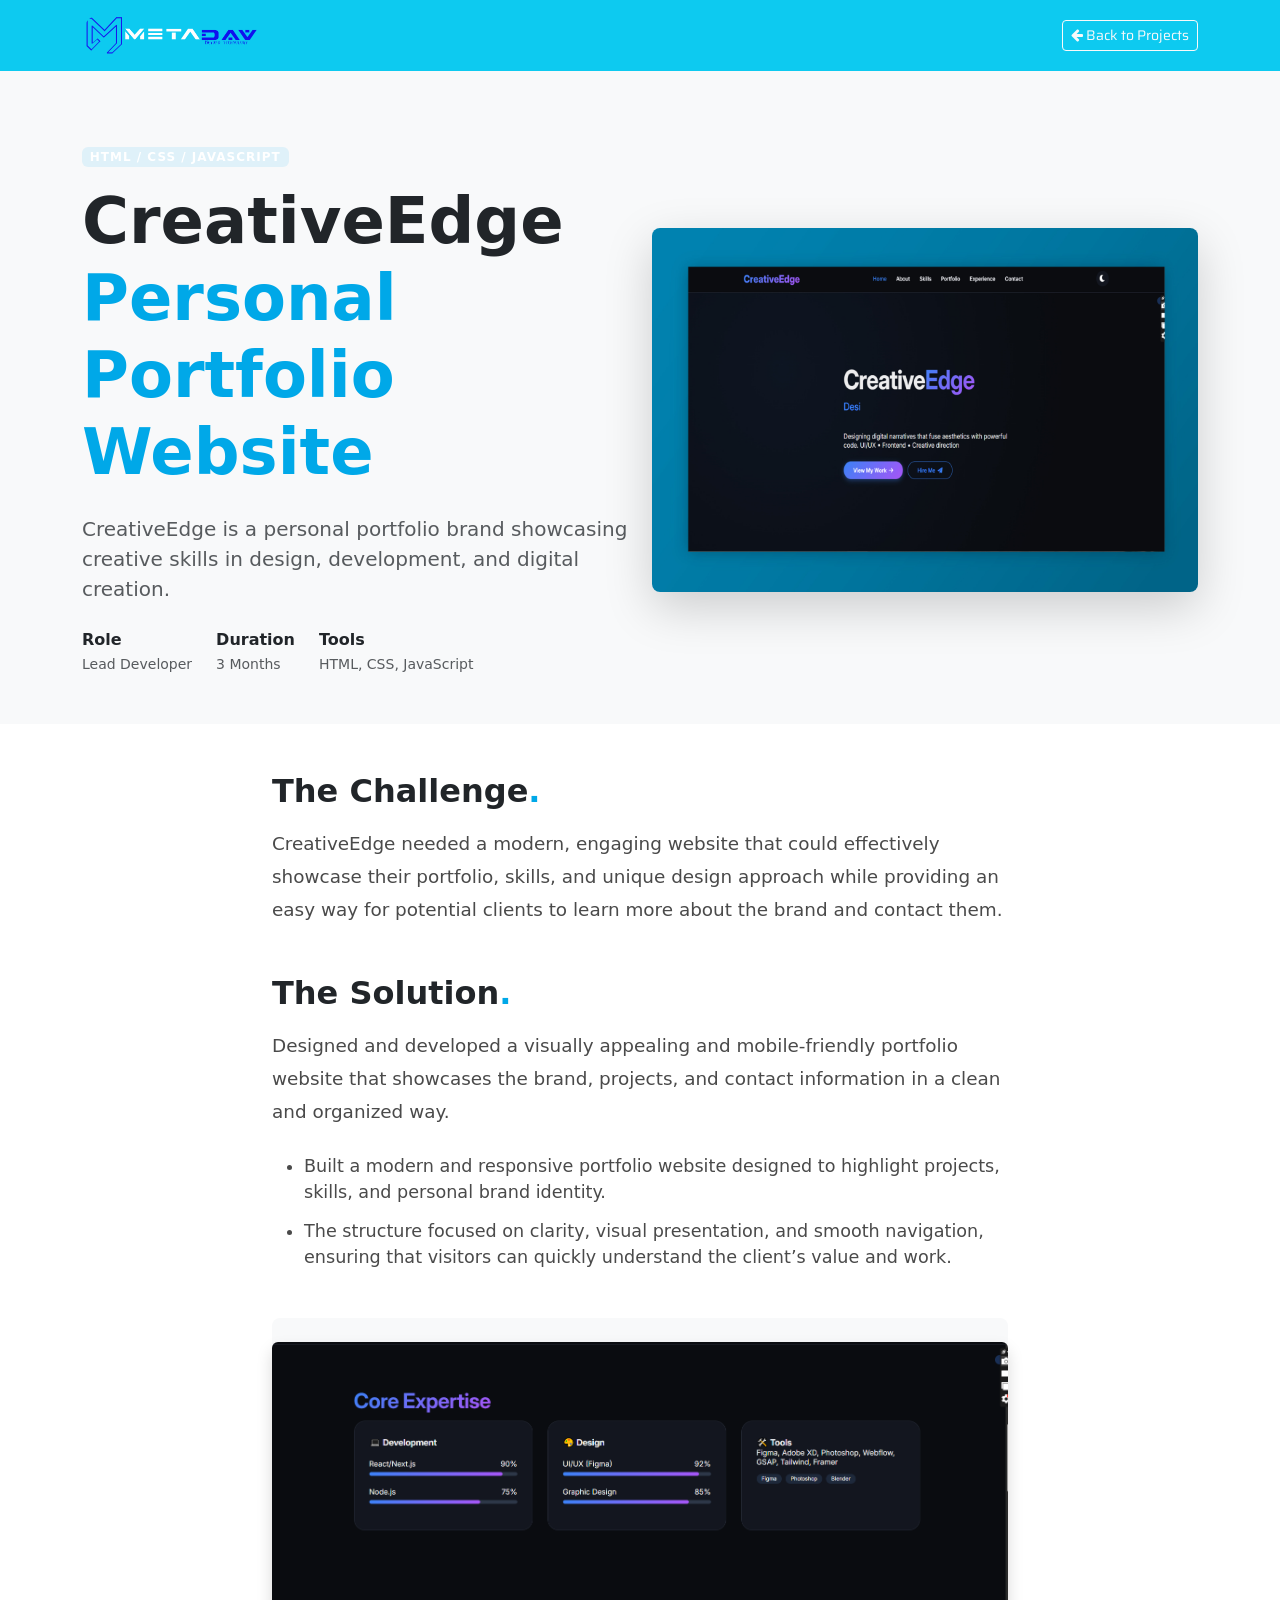
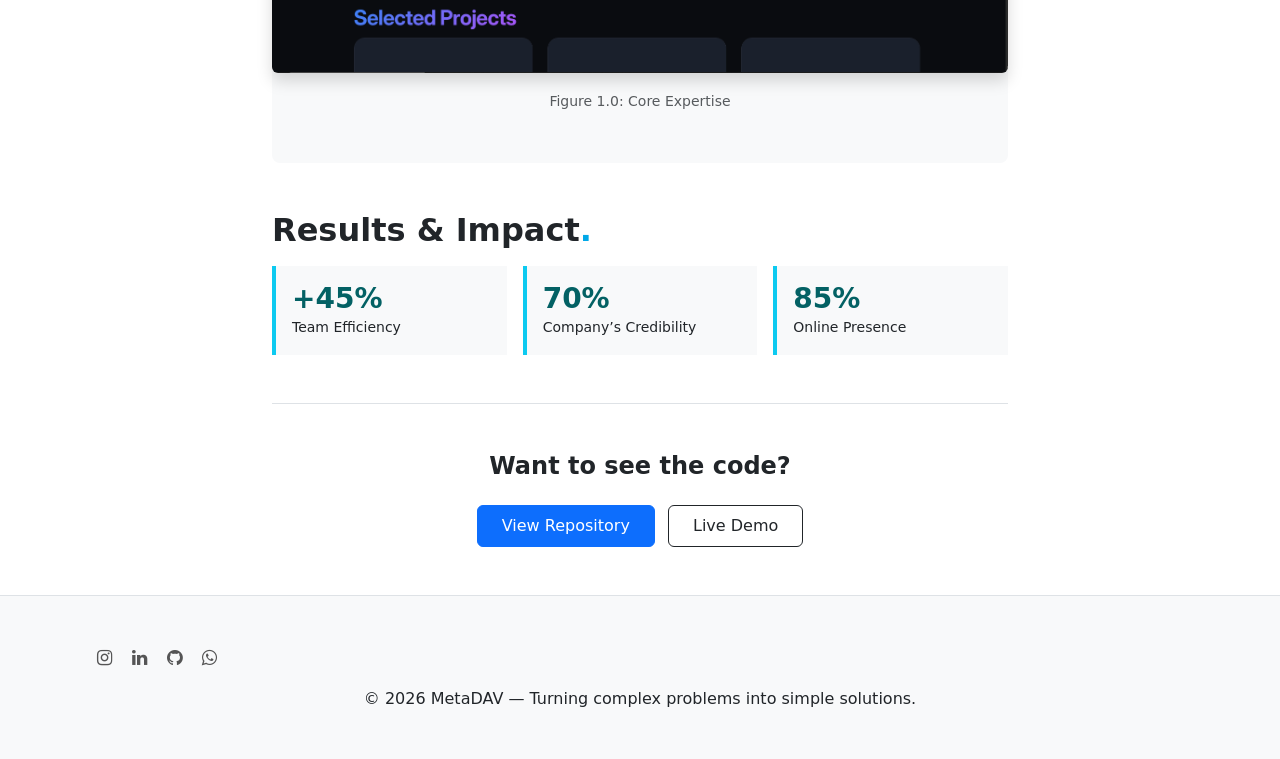
<file: creative-case.html>
<!DOCTYPE html>
<html lang="en">
<head>
    <meta charset="UTF-8">
    <meta name="viewport" content="width=device-width, initial-scale=1.0">
    <link rel="stylesheet" href="css/style.css" type="text/css">
    <link rel="icon" type="image/png" href="assets/images/metafavicon.png">
    <link rel="stylesheet" href="https://cdnjs.cloudflare.com/ajax/libs/font-awesome/4.7.0/css/font-awesome.min.css">
    <link href="https://fonts.googleapis.com/css2?family=Saira:wght@300;600&family=Manrope:wght@400;800&display=swap" rel="stylesheet">
    <link href="https://cdn.jsdelivr.net/npm/bootstrap@5.0.2/dist/css/bootstrap.min.css" rel="stylesheet">
    <title>Case Study | CreativeEdge</title>
</head>
<body class="bg-white">

    <header id="header">
        <nav class="navbar navbar-expand-lg navbar-light bg-info fixed-top">
            <div class="container">
                <a class="navbar-brand" href="index.html">
                    <img src="assets/images/metadav logo copy.png" alt="logo" class="metalogo">
                </a>
                <div class="ms-auto">
                    <a href="projects.html" class="btn btn-sm btn-outline-light"><i class="fa fa-arrow-left"></i> Back to Projects</a>
                </div>
            </div>
        </nav>
    </header>

    <section class="container-fluid bg-light pt-5 mt-5">
        <div class="container py-5">
            <div class="row align-items-center">
                <div class="col-lg-6">
                    <span class="badge bg-soft-blue mb-3">HTML / CSS / JavaScript</span>
                    <h1 class="display-3 fw-bold mb-4">CreativeEdge <span class="end">Personal Portfolio Website</span></h1>
                    <p class="lead text-muted">CreativeEdge is a personal portfolio brand showcasing creative skills in design, development, and digital creation.</p>

                    <div class="d-flex gap-4 mt-4">
                        <div>
                            <p class="mb-0 fw-bold">Role</p>
                            <small class="text-muted">Lead Developer</small>
                        </div>
                        <div>
                            <p class="mb-0 fw-bold">Duration</p>
                            <small class="text-muted">3 Months</small>
                        </div>
                        <div>
                            <p class="mb-0 fw-bold">Tools</p>
                            <small class="text-muted">HTML, CSS, JavaScript</small>
                        </div>
                    </div>
                </div>
                <div class="col-lg-6 mt-4 mt-lg-0">
                    <img src="assets/images/creative1.jpg" class="img-fluid rounded-3 shadow-lg" alt="Case Study Hero">
                </div>
            </div>
        </div>
    </section>

    <article class="container py-5">
        <div class="row justify-content-center">
            <div class="col-lg-8">
                
                <div class="mb-5">
                    <h2 class="fw-bold mb-3">The Challenge<span class="dot">.</span></h2>
                    <p>CreativeEdge needed a modern, engaging website that could effectively showcase their portfolio, skills, and unique design approach while providing an easy way for potential clients to learn more about the brand and contact them.</p>
                </div>

                <div class="mb-5">
                    <h2 class="fw-bold mb-3">The Solution<span class="dot">.</span></h2>
                    <p>Designed and developed a visually appealing and mobile-friendly portfolio website that showcases the brand, projects, and contact information in a clean and organized way.</p>
                    <ul class="mt-3">
                        <li>Built a modern and responsive portfolio website designed to highlight projects, skills, and personal brand identity.
</li>
                        <li>The structure focused on clarity, visual presentation, and smooth navigation, ensuring that visitors can quickly understand the client’s value and work.</li>
                    </ul>
                </div>

                <div class="my-5 py-4 bg-light rounded-3 text-center">
                    <img src="assets/images/creative2.png" class="img-fluid rounded shadow" style="max-height: 500px;" alt="Feature Showcase">
                    <p class="mt-3 small text-muted">Figure 1.0: Core Expertise</p>
                </div>

                <div class="mb-5">
                    <h2 class="fw-bold mb-3">Results & Impact<span class="dot">.</span></h2>
                    <div class="row g-3">
                        <div class="col-md-4">
                            <div class="p-3 border-start border-4 border-info bg-light">
                                <h3 class="fw-bold mb-0">+45%</h3>
                                <small>Team Efficiency</small>
                            </div>
                        </div>
                        <div class="col-md-4">
                            <div class="p-3 border-start border-4 border-info bg-light">
                                <h3 class="fw-bold mb-0">70%</h3>
                                <small>Company’s Credibility</small>
                            </div>
                        </div>
                        <div class="col-md-4">
                            <div class="p-3 border-start border-4 border-info bg-light">
                                <h3 class="fw-bold mb-0">85%</h3>
                                <small>Online Presence</small>
                            </div>
                        </div>
                    </div>
                </div>

                <div class="text-center mt-5 pt-5 border-top">
                    <h4 class="fw-bold mb-4">Want to see the code?</h4>
                    <a href="https://github.com/davisgodwin/CreativeEdge" class="btn btn-primary px-4 py-2 me-2">View Repository</a>
                    <a href="https://creative-edge.vercel.app/" class="btn btn-outline-dark px-4 py-2">Live Demo</a>
                </div>

            </div>
        </div>
    </article>

    <footer class="py-5 bg-light border-top">
        <div class="container">
            <div class="socials mb-3">
                <a href="https://www.instagram.com/official_metadav?utm_source=qr"><i class="fa fa-instagram"></i></a>
        <a href="https://www.linkedin.com/in/davis-martins-godwin-a3ab22393"><i class="fa fa-linkedin"></i></a>
        <a href="https://github.com/davisgodwin"><i class="fa fa-github"></i></a>
        <a href="https://wa.me/2347079219602"><i class="fa fa-whatsapp"></i></a>
            </div>
        </div>
        <div class="container text-center">
            <p class="mb-0">© 2026 MetaDAV — Turning complex problems into simple solutions.</p>
        </div>
    </footer>

   <script>
                var url = 'https://wati-integration-prod-service.clare.ai/v2/watiWidget.js?14334';
                var s = document.createElement('script');
                s.type = 'text/javascript';
                s.async = true;
                s.src = url;
                var options = {
                "enabled":true,
                "chatButtonSetting":{
                    "backgroundColor":"#00e785",
                    "ctaText":"Chat with us",
                    "borderRadius":"25",
                    "marginLeft": "0",
                    "marginRight": "20",
                    "marginBottom": "20",
                    "ctaIconWATI":false,
                    "position":"right"
                },
                "brandSetting":{
                    "brandName":"MetaDav",
                    "brandSubTitle":"undefined",
                    "brandImg":"",
                    "welcomeText":"Hi there!\nHow can I help you?",
                    "messageText":"Hello, %0A I want To know More about your Services",
                    "backgroundColor":"#00e785",
                    "ctaText":"Chat with us",
                    "borderRadius":"25",
                    "autoShow":true,
                    "phoneNumber":"2347079219602"
                }
                };
                s.onload = function() {
                    CreateWhatsappChatWidget(options);
                };
                var x = document.getElementsByTagName('script')[0];
                x.parentNode.insertBefore(s, x);
            </script>
    <script src="https://cdn.jsdelivr.net/npm/bootstrap@5.0.2/dist/js/bootstrap.bundle.min.js"></script>
</body>
</html>
</file>
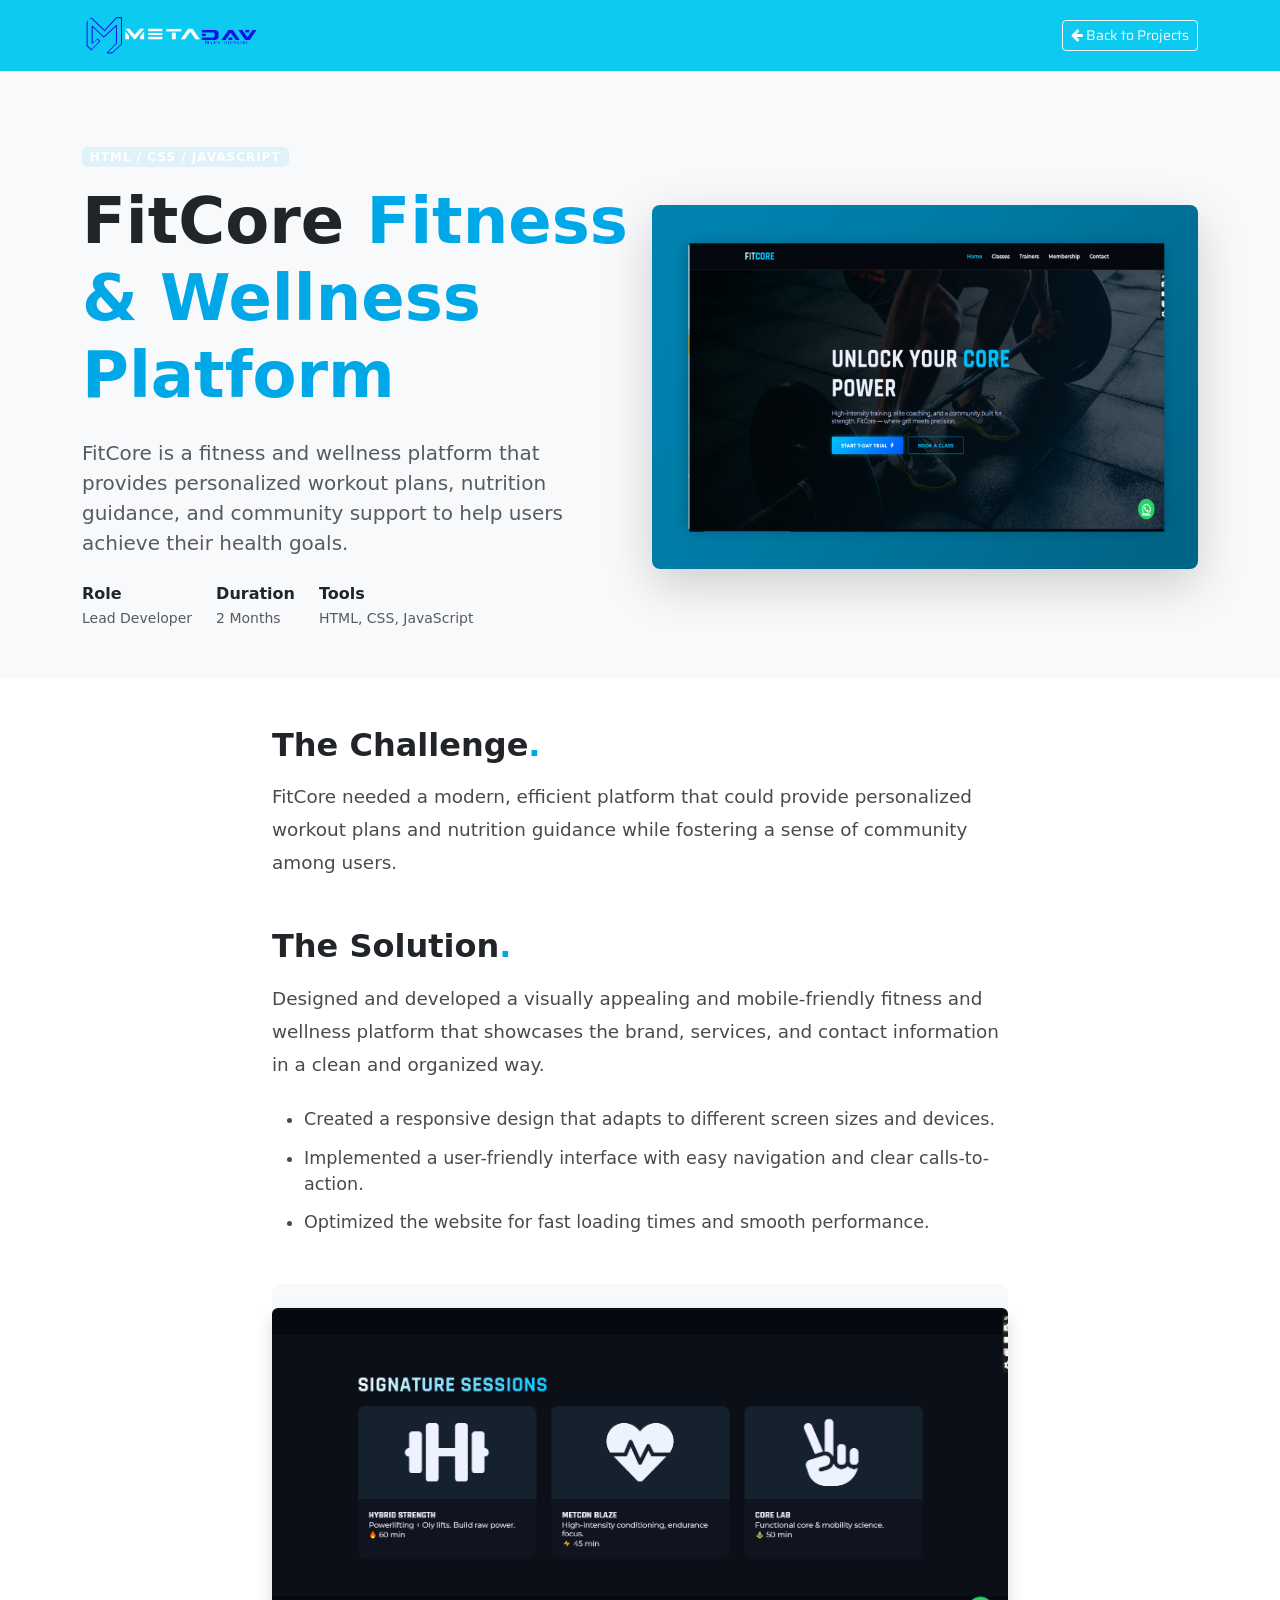
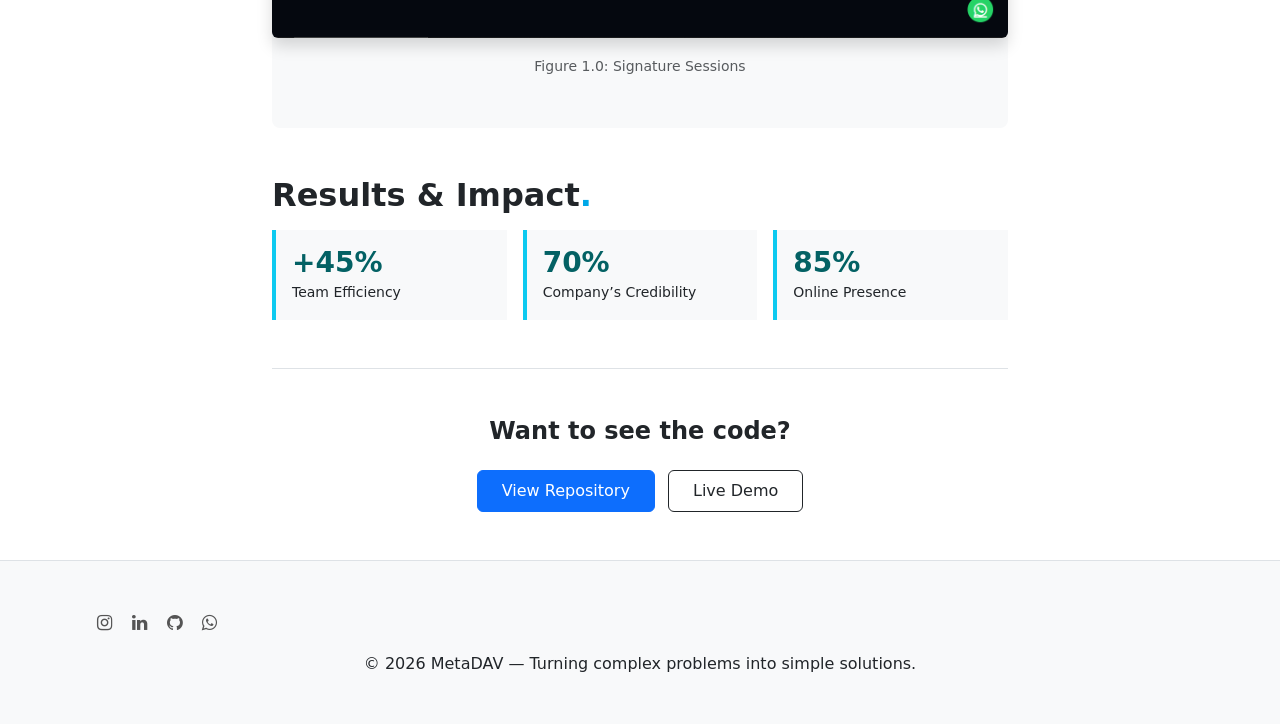
<file: fitCore-case.html>
<!DOCTYPE html>
<html lang="en">
<head>
    <meta charset="UTF-8">
    <meta name="viewport" content="width=device-width, initial-scale=1.0">
    <link rel="stylesheet" href="css/style.css" type="text/css">
    <link rel="icon" type="image/png" href="assets/images/metafavicon.png">
    <link rel="stylesheet" href="https://cdnjs.cloudflare.com/ajax/libs/font-awesome/4.7.0/css/font-awesome.min.css">
    <link href="https://fonts.googleapis.com/css2?family=Saira:wght@300;600&family=Manrope:wght@400;800&display=swap" rel="stylesheet">
    <link href="https://cdn.jsdelivr.net/npm/bootstrap@5.0.2/dist/css/bootstrap.min.css" rel="stylesheet">
    <title>Case Study | FitCore</title>
</head>
<body class="bg-white">

    <header id="header">
        <nav class="navbar navbar-expand-lg navbar-light bg-info fixed-top">
            <div class="container">
                <a class="navbar-brand" href="index.html">
                    <img src="assets/images/metadav logo copy.png" alt="logo" class="metalogo">
                </a>
                <div class="ms-auto">
                    <a href="projects.html" class="btn btn-sm btn-outline-light"><i class="fa fa-arrow-left"></i> Back to Projects</a>
                </div>
            </div>
        </nav>
    </header>

    <section class="container-fluid bg-light pt-5 mt-5">
        <div class="container py-5">
            <div class="row align-items-center">
                <div class="col-lg-6">
                    <span class="badge bg-soft-blue mb-3">HTML / CSS / JavaScript</span>
                    <h1 class="display-3 fw-bold mb-4">FitCore <span class="end">Fitness & Wellness Platform</span></h1>
                    <p class="lead text-muted">FitCore is a fitness and wellness platform that provides personalized workout plans, nutrition guidance, and community support to help users achieve their health goals.</p>

                    <div class="d-flex gap-4 mt-4">
                        <div>
                            <p class="mb-0 fw-bold">Role</p>
                            <small class="text-muted">Lead Developer</small>
                        </div>
                        <div>
                            <p class="mb-0 fw-bold">Duration</p>
                            <small class="text-muted">2 Months</small>
                        </div>
                        <div>
                            <p class="mb-0 fw-bold">Tools</p>
                            <small class="text-muted">HTML, CSS, JavaScript</small>
                        </div>
                    </div>
                </div>
                <div class="col-lg-6 mt-4 mt-lg-0">
                    <img src="assets/images/fit1.jpg" class="img-fluid rounded-3 shadow-lg" alt="Case Study Hero">
                </div>
            </div>
        </div>
    </section>

    <article class="container py-5">
        <div class="row justify-content-center">
            <div class="col-lg-8">
                
                <div class="mb-5">
                    <h2 class="fw-bold mb-3">The Challenge<span class="dot">.</span></h2>
                    <p>FitCore needed a modern, efficient platform that could provide personalized workout plans and nutrition guidance while fostering a sense of community among users.</p>
                </div>

                <div class="mb-5">
                    <h2 class="fw-bold mb-3">The Solution<span class="dot">.</span></h2>
                    <p>Designed and developed a visually appealing and mobile-friendly fitness and wellness platform that showcases the brand, services, and contact information in a clean and organized way.</p>
                    <ul class="mt-3">
                        <li>Created a responsive design that adapts to different screen sizes and devices.</li>
                        <li>Implemented a user-friendly interface with easy navigation and clear calls-to-action.</li>
                        <li>Optimized the website for fast loading times and smooth performance.</li>
                    </ul>
                </div>

                <div class="my-5 py-4 bg-light rounded-3 text-center">
                    <img src="assets/images/fit2.png" class="img-fluid rounded shadow" style="max-height: 500px;" alt="Feature Showcase">
                    <p class="mt-3 small text-muted">Figure 1.0: Signature Sessions</p>
                </div>

                <div class="mb-5">
                    <h2 class="fw-bold mb-3">Results & Impact<span class="dot">.</span></h2>
                    <div class="row g-3">
                        <div class="col-md-4">
                            <div class="p-3 border-start border-4 border-info bg-light">
                                <h3 class="fw-bold mb-0">+45%</h3>
                                <small>Team Efficiency</small>
                            </div>
                        </div>
                        <div class="col-md-4">
                            <div class="p-3 border-start border-4 border-info bg-light">
                                <h3 class="fw-bold mb-0">70%</h3>
                                <small>Company’s Credibility</small>
                            </div>
                        </div>
                        <div class="col-md-4">
                            <div class="p-3 border-start border-4 border-info bg-light">
                                <h3 class="fw-bold mb-0">85%</h3>
                                <small>Online Presence</small>
                            </div>
                        </div>
                    </div>
                </div>

                <div class="text-center mt-5 pt-5 border-top">
                    <h4 class="fw-bold mb-4">Want to see the code?</h4>
                    <a href="https://github.com/davisgodwin/FitCore" class="btn btn-primary px-4 py-2 me-2">View Repository</a>
                    <a href="https://fit-core-two.vercel.app/" class="btn btn-outline-dark px-4 py-2">Live Demo</a>
                </div>

            </div>
        </div>
    </article>

    <footer class="py-5 bg-light border-top">
        <div class="container">
            <div class="socials mb-3">
                <a href="https://www.instagram.com/official_metadav?utm_source=qr"><i class="fa fa-instagram"></i></a>
        <a href="https://www.linkedin.com/in/davis-martins-godwin-a3ab22393"><i class="fa fa-linkedin"></i></a>
        <a href="https://github.com/davisgodwin"><i class="fa fa-github"></i></a>
        <a href="https://wa.me/2347079219602"><i class="fa fa-whatsapp"></i></a>
            </div>
        </div>
        <div class="container text-center">
            <p class="mb-0">© 2026 MetaDAV — Turning complex problems into simple solutions.</p>
        </div>
    </footer>

   <script>
                var url = 'https://wati-integration-prod-service.clare.ai/v2/watiWidget.js?14334';
                var s = document.createElement('script');
                s.type = 'text/javascript';
                s.async = true;
                s.src = url;
                var options = {
                "enabled":true,
                "chatButtonSetting":{
                    "backgroundColor":"#00e785",
                    "ctaText":"Chat with us",
                    "borderRadius":"25",
                    "marginLeft": "0",
                    "marginRight": "20",
                    "marginBottom": "20",
                    "ctaIconWATI":false,
                    "position":"right"
                },
                "brandSetting":{
                    "brandName":"MetaDav",
                    "brandSubTitle":"undefined",
                    "brandImg":"",
                    "welcomeText":"Hi there!\nHow can I help you?",
                    "messageText":"Hello, %0A I want To know More about your Services",
                    "backgroundColor":"#00e785",
                    "ctaText":"Chat with us",
                    "borderRadius":"25",
                    "autoShow":true,
                    "phoneNumber":"2347079219602"
                }
                };
                s.onload = function() {
                    CreateWhatsappChatWidget(options);
                };
                var x = document.getElementsByTagName('script')[0];
                x.parentNode.insertBefore(s, x);
            </script>
    <script src="https://cdn.jsdelivr.net/npm/bootstrap@5.0.2/dist/js/bootstrap.bundle.min.js"></script>
</body>
</html>
</file>
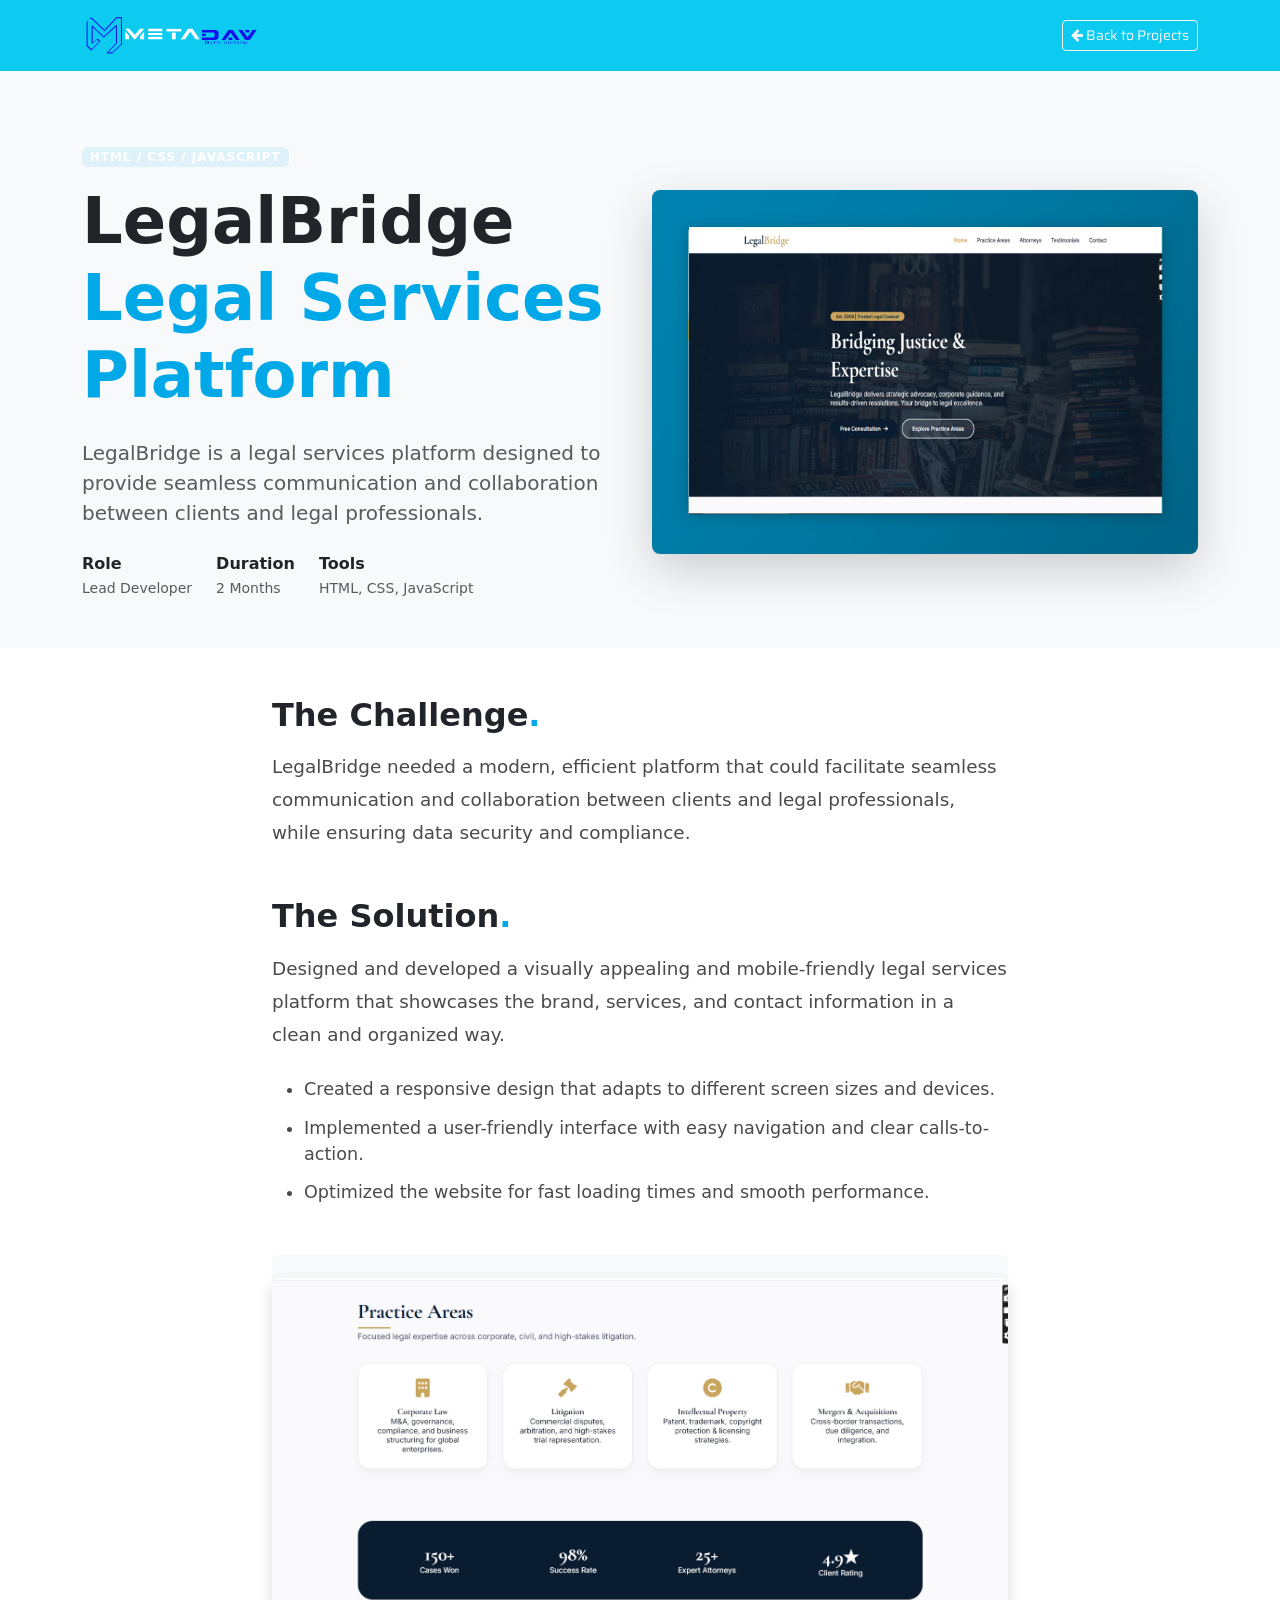
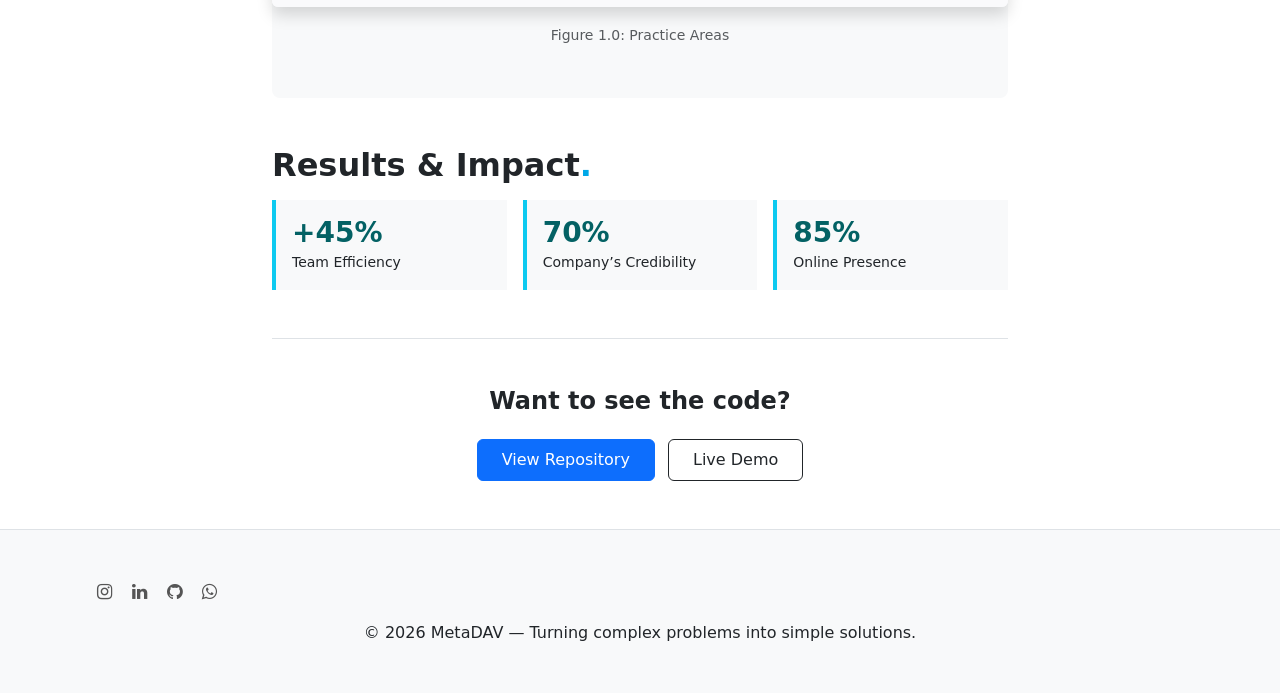
<file: legalBridge-case.html>
<!DOCTYPE html>
<html lang="en">
<head>
    <meta charset="UTF-8">
    <meta name="viewport" content="width=device-width, initial-scale=1.0">
    <link rel="stylesheet" href="css/style.css" type="text/css">
    <link rel="icon" type="image/png" href="assets/images/metafavicon.png">
    <link rel="stylesheet" href="https://cdnjs.cloudflare.com/ajax/libs/font-awesome/4.7.0/css/font-awesome.min.css">
    <link href="https://fonts.googleapis.com/css2?family=Saira:wght@300;600&family=Manrope:wght@400;800&display=swap" rel="stylesheet">
    <link href="https://cdn.jsdelivr.net/npm/bootstrap@5.0.2/dist/css/bootstrap.min.css" rel="stylesheet">
    <title>Case Study | LegalBridge</title>
</head>
<body class="bg-white">

    <header id="header">
        <nav class="navbar navbar-expand-lg navbar-light bg-info fixed-top">
            <div class="container">
                <a class="navbar-brand" href="index.html">
                    <img src="assets/images/metadav logo copy.png" alt="logo" class="metalogo">
                </a>
                <div class="ms-auto">
                    <a href="projects.html" class="btn btn-sm btn-outline-light"><i class="fa fa-arrow-left"></i> Back to Projects</a>
                </div>
            </div>
        </nav>
    </header>

    <section class="container-fluid bg-light pt-5 mt-5">
        <div class="container py-5">
            <div class="row align-items-center">
                <div class="col-lg-6">
                    <span class="badge bg-soft-blue mb-3">HTML / CSS / JavaScript</span>
                    <h1 class="display-3 fw-bold mb-4">LegalBridge <span class="end">Legal Services Platform</span></h1>
                    <p class="lead text-muted">LegalBridge is a legal services platform designed to provide seamless communication and collaboration between clients and legal professionals.</p>

                    <div class="d-flex gap-4 mt-4">
                        <div>
                            <p class="mb-0 fw-bold">Role</p>
                            <small class="text-muted">Lead Developer</small>
                        </div>
                        <div>
                            <p class="mb-0 fw-bold">Duration</p>
                            <small class="text-muted">2 Months</small>
                        </div>
                        <div>
                            <p class="mb-0 fw-bold">Tools</p>
                            <small class="text-muted">HTML, CSS, JavaScript</small>
                        </div>
                    </div>
                </div>
                <div class="col-lg-6 mt-4 mt-lg-0">
                    <img src="assets/images/legal1.jpg" class="img-fluid rounded-3 shadow-lg" alt="Case Study Hero">
                </div>
            </div>
        </div>
    </section>

    <article class="container py-5">
        <div class="row justify-content-center">
            <div class="col-lg-8">
                
                <div class="mb-5">
                    <h2 class="fw-bold mb-3">The Challenge<span class="dot">.</span></h2>
                    <p>LegalBridge needed a modern, efficient platform that could facilitate seamless communication and collaboration between clients and legal professionals, while ensuring data security and compliance.</p>
                </div>

                <div class="mb-5">
                    <h2 class="fw-bold mb-3">The Solution<span class="dot">.</span></h2>
                    <p>Designed and developed a visually appealing and mobile-friendly legal services platform that showcases the brand, services, and contact information in a clean and organized way.</p>
                    <ul class="mt-3">
                        <li>Created a responsive design that adapts to different screen sizes and devices.</li>
                        <li>Implemented a user-friendly interface with easy navigation and clear calls-to-action.</li>
                        <li>Optimized the website for fast loading times and smooth performance.</li>
                    </ul>
                </div>

                <div class="my-5 py-4 bg-light rounded-3 text-center">
                    <img src="assets/images/legal2.png" class="img-fluid rounded shadow" style="max-height: 500px;" alt="Feature Showcase">
                    <p class="mt-3 small text-muted">Figure 1.0: Practice Areas</p>
                </div>

                <div class="mb-5">
                    <h2 class="fw-bold mb-3">Results & Impact<span class="dot">.</span></h2>
                    <div class="row g-3">
                        <div class="col-md-4">
                            <div class="p-3 border-start border-4 border-info bg-light">
                                <h3 class="fw-bold mb-0">+45%</h3>
                                <small>Team Efficiency</small>
                            </div>
                        </div>
                        <div class="col-md-4">
                            <div class="p-3 border-start border-4 border-info bg-light">
                                <h3 class="fw-bold mb-0">70%</h3>
                                <small>Company’s Credibility</small>
                            </div>
                        </div>
                        <div class="col-md-4">
                            <div class="p-3 border-start border-4 border-info bg-light">
                                <h3 class="fw-bold mb-0">85%</h3>
                                <small>Online Presence</small>
                            </div>
                        </div>
                    </div>
                </div>

                <div class="text-center mt-5 pt-5 border-top">
                    <h4 class="fw-bold mb-4">Want to see the code?</h4>
                    <a href="https://github.com/davisgodwin/LegalBridge" class="btn btn-primary px-4 py-2 me-2">View Repository</a>
                    <a href="https://legal-bridge-puce.vercel.app/" class="btn btn-outline-dark px-4 py-2">Live Demo</a>
                </div>

            </div>
        </div>
    </article>

    <footer class="py-5 bg-light border-top">
        <div class="container">
            <div class="socials mb-3">
                <a href="https://www.instagram.com/official_metadav?utm_source=qr"><i class="fa fa-instagram"></i></a>
        <a href="https://www.linkedin.com/in/davis-martins-godwin-a3ab22393"><i class="fa fa-linkedin"></i></a>
        <a href="https://github.com/davisgodwin"><i class="fa fa-github"></i></a>
        <a href="https://wa.me/2347079219602"><i class="fa fa-whatsapp"></i></a>
            </div>
        </div>
        <div class="container text-center">
            <p class="mb-0">© 2026 MetaDAV — Turning complex problems into simple solutions.</p>
        </div>
    </footer>

    <script>
                var url = 'https://wati-integration-prod-service.clare.ai/v2/watiWidget.js?14334';
                var s = document.createElement('script');
                s.type = 'text/javascript';
                s.async = true;
                s.src = url;
                var options = {
                "enabled":true,
                "chatButtonSetting":{
                    "backgroundColor":"#00e785",
                    "ctaText":"Chat with us",
                    "borderRadius":"25",
                    "marginLeft": "0",
                    "marginRight": "20",
                    "marginBottom": "20",
                    "ctaIconWATI":false,
                    "position":"right"
                },
                "brandSetting":{
                    "brandName":"MetaDav",
                    "brandSubTitle":"undefined",
                    "brandImg":"",
                    "welcomeText":"Hi there!\nHow can I help you?",
                    "messageText":"Hello, %0A I want To know More about your Services",
                    "backgroundColor":"#00e785",
                    "ctaText":"Chat with us",
                    "borderRadius":"25",
                    "autoShow":true,
                    "phoneNumber":"2347079219602"
                }
                };
                s.onload = function() {
                    CreateWhatsappChatWidget(options);
                };
                var x = document.getElementsByTagName('script')[0];
                x.parentNode.insertBefore(s, x);
            </script>
    <script src="https://cdn.jsdelivr.net/npm/bootstrap@5.0.2/dist/js/bootstrap.bundle.min.js"></script>
</body>
</html>
</file>
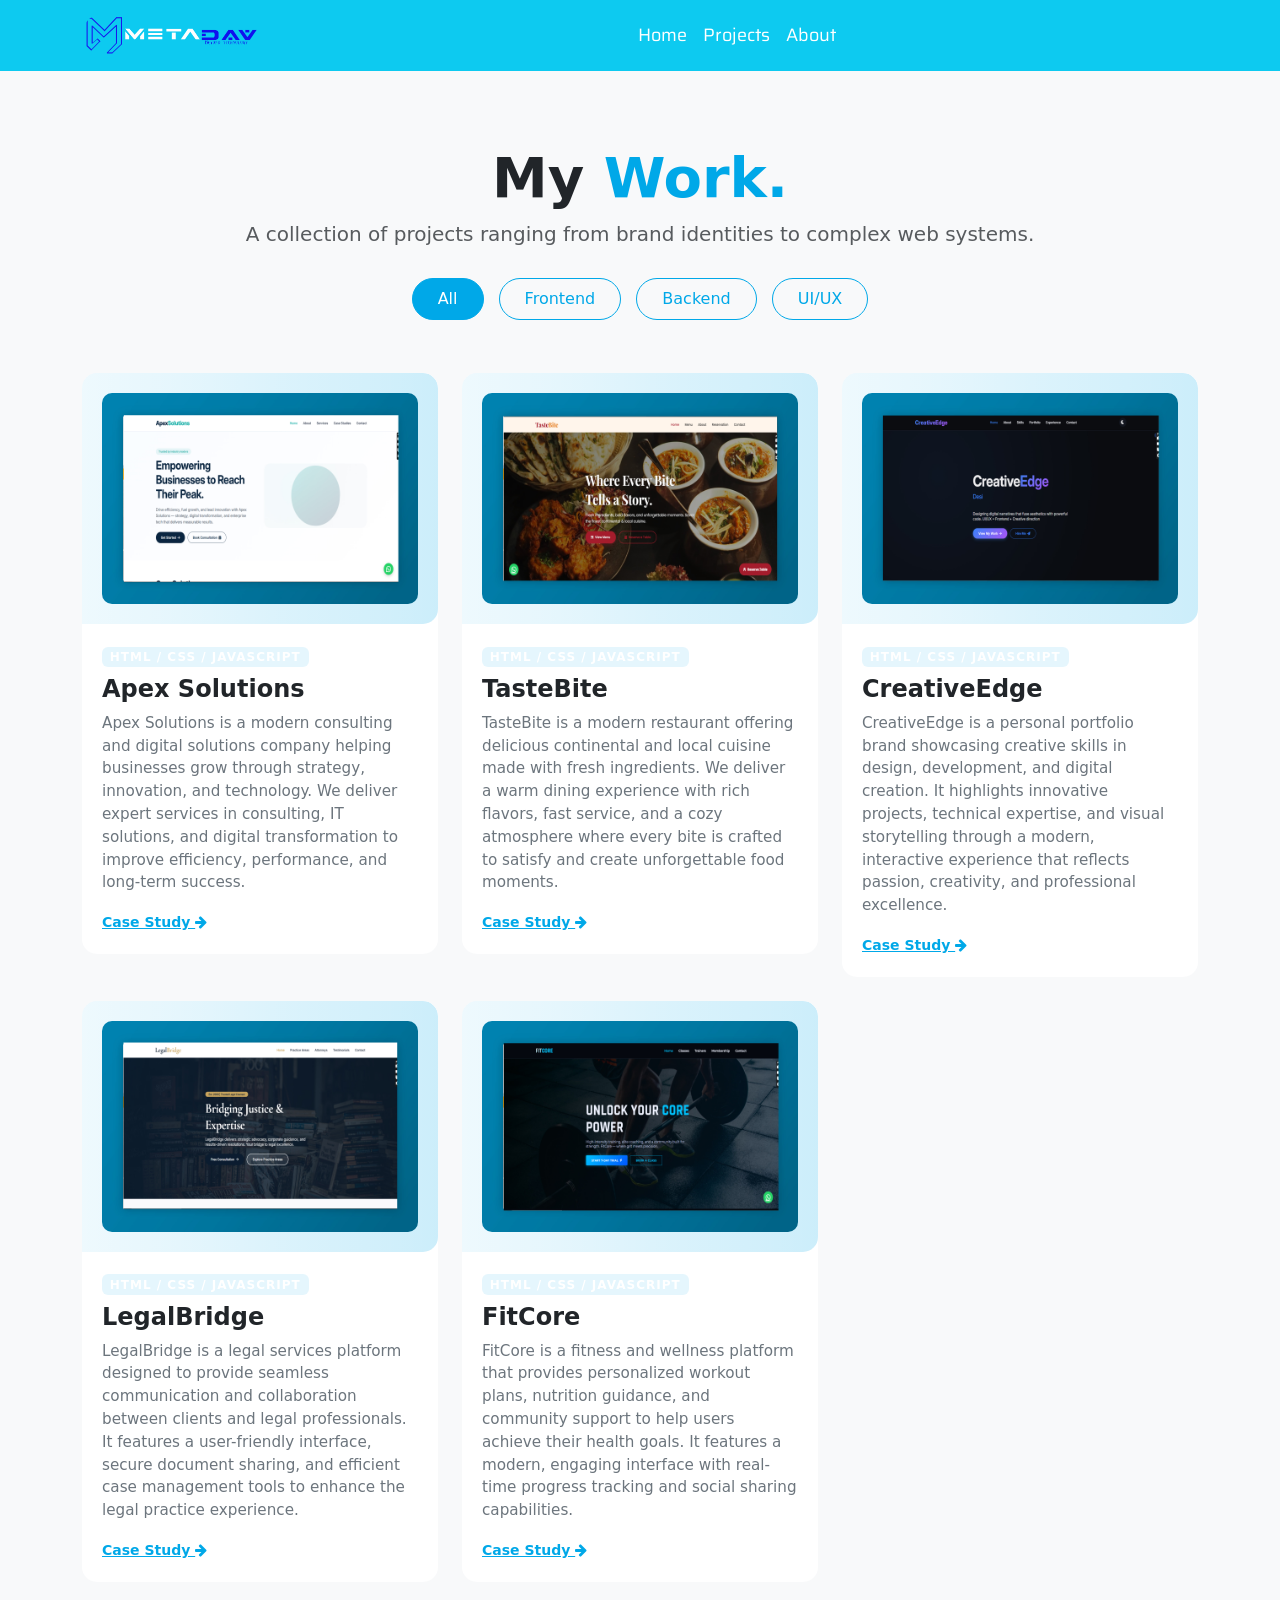
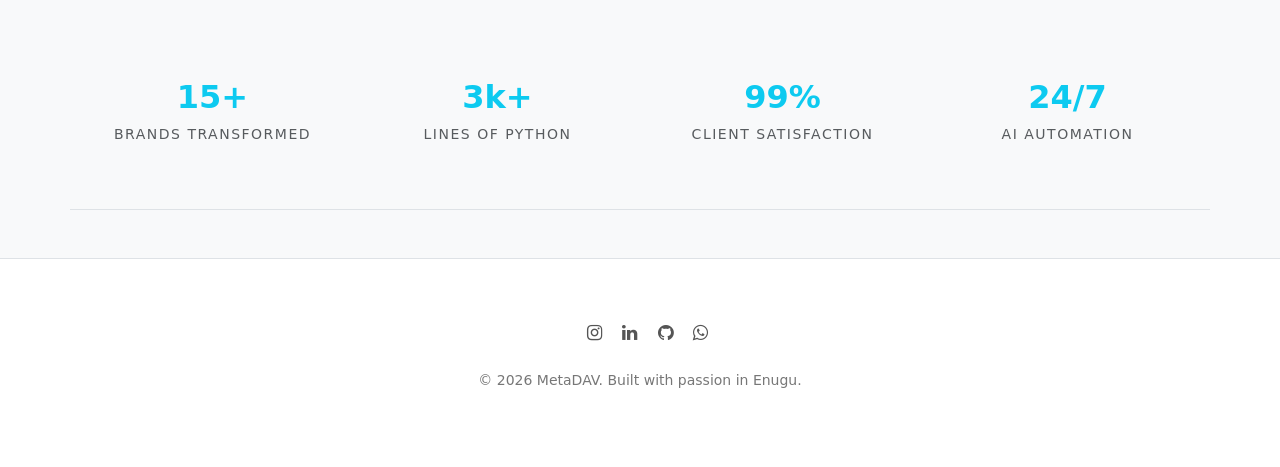
<file: projects.html>
<!DOCTYPE html>
<html lang="en">
<head>
    <meta charset="UTF-8">
    <meta name="viewport" content="width=device-width, initial-scale=1.0">
    <meta name="description" content="Explore the full portfolio of MetaDAV. High-performance web applications and creative digital solutions.">
    <link rel="stylesheet" href="css/style.css" type="text/css">
    <link rel="icon" type="image/png" href="assets/images/metafavicon.png">
    <link rel="stylesheet" href="https://cdnjs.cloudflare.com/ajax/libs/font-awesome/4.7.0/css/font-awesome.min.css">
    <link href="https://fonts.googleapis.com/css2?family=Saira:ital,wght@0,100..900;1,100..900&family=Manrope:wght@200..800&display=swap" rel="stylesheet">
    <link href="https://cdn.jsdelivr.net/npm/bootstrap@5.0.2/dist/css/bootstrap.min.css" rel="stylesheet">
    <title>Projects | MetaDAV Portfolio</title>
</head>
<body class="bg-light">

    <header id="header">
        <nav class="navbar navbar-expand-lg navbar-light bg-info fixed-top">
            <div class="container">
                <a class="navbar-brand" href="index.html">
                    <img src="assets/images/metadav logo copy.png" alt="logo" class="metalogo">
                </a>
                <button class="navbar-toggler" type="button" data-bs-toggle="collapse" data-bs-target="#navbarNavAltMarkup">
                    <span class="navbar-toggler-icon"></span>
                </button>
                <div class="collapse navbar-collapse justify-content-center" id="navbarNavAltMarkup">
                    <div class="navbar-nav">
                        <a class="nav-link text-white" href="index.html">Home</a>
                        <a class="nav-link active text-white" href="projects.html">Projects</a>
                        <a class="nav-link text-white" href="index.html#about">About</a>
                    </div>
                </div>
            </div>
        </nav>
    </header>

    <section class="container-fluid pt-5 mt-5">
        <div class="container py-5 text-center">
            <h1 class="display-4 fw-bold">My <span class="end">Work</span><span class="dot">.</span></h1>
            <p class="lead text-muted">A collection of projects ranging from brand identities to complex web systems.</p>
            
            <div class="filter-group mt-4">
                <button class="btn btn-outline-primary active filter-btn" data-filter="all">All</button>
                <button class="btn btn-outline-primary filter-btn" data-filter="frontend">Frontend</button>
                <button class="btn btn-outline-primary filter-btn" data-filter="backend">Backend</button>
                <button class="btn btn-outline-primary filter-btn" data-filter="design">UI/UX</button>
            </div>
        </div>
    </section>

    <section class="container pb-5">
        <div class="row g-4" id="project-container">
            
            <div class="col-md-6 col-lg-4 project-item" data-category="frontend">
                <div class="project-card">
                    <div class="project-img">
                        <img src="assets/images/apex1.jpg" class="img-fluid" alt="Apex Solutions">
                    </div>
                    <div class="project-content">
                        <span class="badge bg-soft-blue mb-2">HTML / CSS / JavaScript</span>
                        <h5>Apex Solutions</h5>
                        <p>Apex Solutions is a modern consulting and digital solutions company helping businesses grow through strategy, innovation, and technology. We deliver expert services in consulting, IT solutions, and digital transformation to improve efficiency, performance, and long-term success.</p>
                        <a href="case-study.html" class="btn-link">Case Study <i class="fa fa-arrow-right"></i></a>
                    </div>
                </div>
            </div>

            <div class="col-md-6 col-lg-4 project-item" data-category="backend">
                <div class="project-card">
                    <div class="project-img">
                        <img src="assets/images/taste1.jpg" class="img-fluid" alt="TasteBite">
                    </div>
                    <div class="project-content">
                        <span class="badge bg-soft-blue mb-2">HTML / CSS / JavaScript</span>
                        <h5>TasteBite</h5>
                        <p>TasteBite is a modern restaurant offering delicious continental and local cuisine made with fresh ingredients. We deliver a warm dining experience with rich flavors, fast service, and a cozy atmosphere where every bite is crafted to satisfy and create unforgettable food moments.</p>
                        <a href="tasteBite-case.html" class="btn-link">Case Study <i class="fa fa-arrow-right"></i></a>
                    </div>
                </div>
            </div>

            <div class="col-md-6 col-lg-4 project-item" data-category="design">
                <div class="project-card">
                    <div class="project-img">
                        <img src="assets/images/creative1.jpg" class="img-fluid" alt="CreativeEdge">
                    </div>
                    <div class="project-content">
                        <span class="badge bg-soft-blue mb-2">HTML / CSS / JavaScript</span>
                        <h5>CreativeEdge</h5>
                        <p>CreativeEdge is a personal portfolio brand showcasing creative skills in design, development, and digital creation. It highlights innovative projects, technical expertise, and visual storytelling through a modern, interactive experience that reflects passion, creativity, and professional excellence.
</p>
                        <a href="creative-case.html" class="btn-link">Case Study <i class="fa fa-arrow-right"></i></a>
                    </div>
                </div>
            </div>

            <div class="col-md-6 col-lg-4 project-item" data-category="design">
                <div class="project-card">
                    <div class="project-img">
                        <img src="assets/images/legal1.jpg" class="img-fluid" alt="LegalBridge">
                    </div>
                    <div class="project-content">
                        <span class="badge bg-soft-blue mb-2">HTML / CSS / JavaScript</span>
                        <h5>LegalBridge</h5>
                        <p>LegalBridge is a legal services platform designed to provide seamless communication and collaboration between clients and legal professionals. It features a user-friendly interface, secure document sharing, and efficient case management tools to enhance the legal practice experience.
</p>
                        <a href="legalBridge-case.html" class="btn-link">Case Study <i class="fa fa-arrow-right"></i></a>
                    </div>
                </div>
            </div>

            <div class="col-md-6 col-lg-4 project-item" data-category="design">
                <div class="project-card">
                    <div class="project-img">
                        <img src="assets/images/fit1.jpg" class="img-fluid" alt="LegalBridge">
                    </div>
                    <div class="project-content">
                        <span class="badge bg-soft-blue mb-2">HTML / CSS / JavaScript</span>
                        <h5>FitCore</h5>
                        <p>FitCore is a fitness and wellness platform that provides personalized workout plans, nutrition guidance, and community support to help users achieve their health goals. It features a modern, engaging interface with real-time progress tracking and social sharing capabilities.
</p>
                        <a href="fitCore-case.html" class="btn-link">Case Study <i class="fa fa-arrow-right"></i></a>
                    </div>
                </div>
            </div>

            </div>
    </section>

    <section class="container py-5 border-bottom">
    <div class="row g-4 text-center">
        <div class="col-md-3">
            <h2 class="fw-800 text-info">15+</h2>
            <p class="small text-muted text-uppercase ls-1">Brands Transformed</p>
        </div>
        <div class="col-md-3">
            <h2 class="fw-800 text-info">3k+</h2>
            <p class="small text-muted text-uppercase ls-1">Lines of Python</p>
        </div>
        <div class="col-md-3">
            <h2 class="fw-800 text-info">99%</h2>
            <p class="small text-muted text-uppercase ls-1">Client Satisfaction</p>
        </div>
        <div class="col-md-3">
            <h2 class="fw-800 text-info">24/7</h2>
            <p class="small text-muted text-uppercase ls-1">AI Automation</p>
        </div>
    </div>
</section>


    <div id="no-projects" class="text-center py-5" style="display: none;">
    <p class="lead text-muted">More projects coming soon to this category!</p>
</div>

    <footer class="footer border-top mt-5">
        <div class="container text-center">
            <div class="socials mb-4">
                <a href="https://www.instagram.com/official_metadav?utm_source=qr"><i class="fa fa-instagram"></i></a>
        <a href="https://www.linkedin.com/in/davis-martins-godwin-a3ab22393"><i class="fa fa-linkedin"></i></a>
        <a href="https://github.com/davisgodwin"><i class="fa fa-github"></i></a>
        <a href="https://wa.me/2347079219602"><i class="fa fa-whatsapp"></i></a>
            </div>
            <p class="footer-bottom">© 2026 MetaDAV. Built with passion in Enugu.</p>
        </div>
    </footer>

    <script>
                var url = 'https://wati-integration-prod-service.clare.ai/v2/watiWidget.js?14334';
                var s = document.createElement('script');
                s.type = 'text/javascript';
                s.async = true;
                s.src = url;
                var options = {
                "enabled":true,
                "chatButtonSetting":{
                    "backgroundColor":"#00e785",
                    "ctaText":"Chat with us",
                    "borderRadius":"25",
                    "marginLeft": "0",
                    "marginRight": "20",
                    "marginBottom": "20",
                    "ctaIconWATI":false,
                    "position":"right"
                },
                "brandSetting":{
                    "brandName":"MetaDav",
                    "brandSubTitle":"undefined",
                    "brandImg":"",
                    "welcomeText":"Hi there!\nHow can I help you?",
                    "messageText":"Hello, %0A I want To know More about your Services",
                    "backgroundColor":"#00e785",
                    "ctaText":"Chat with us",
                    "borderRadius":"25",
                    "autoShow":true,
                    "phoneNumber":"2347079219602"
                }
                };
                s.onload = function() {
                    CreateWhatsappChatWidget(options);
                };
                var x = document.getElementsByTagName('script')[0];
                x.parentNode.insertBefore(s, x);
            </script>
    <script src="https://cdn.jsdelivr.net/npm/bootstrap@5.0.2/dist/js/bootstrap.bundle.min.js"></script>
    <script src="script.js"></script>
</body>
</html>
</file>
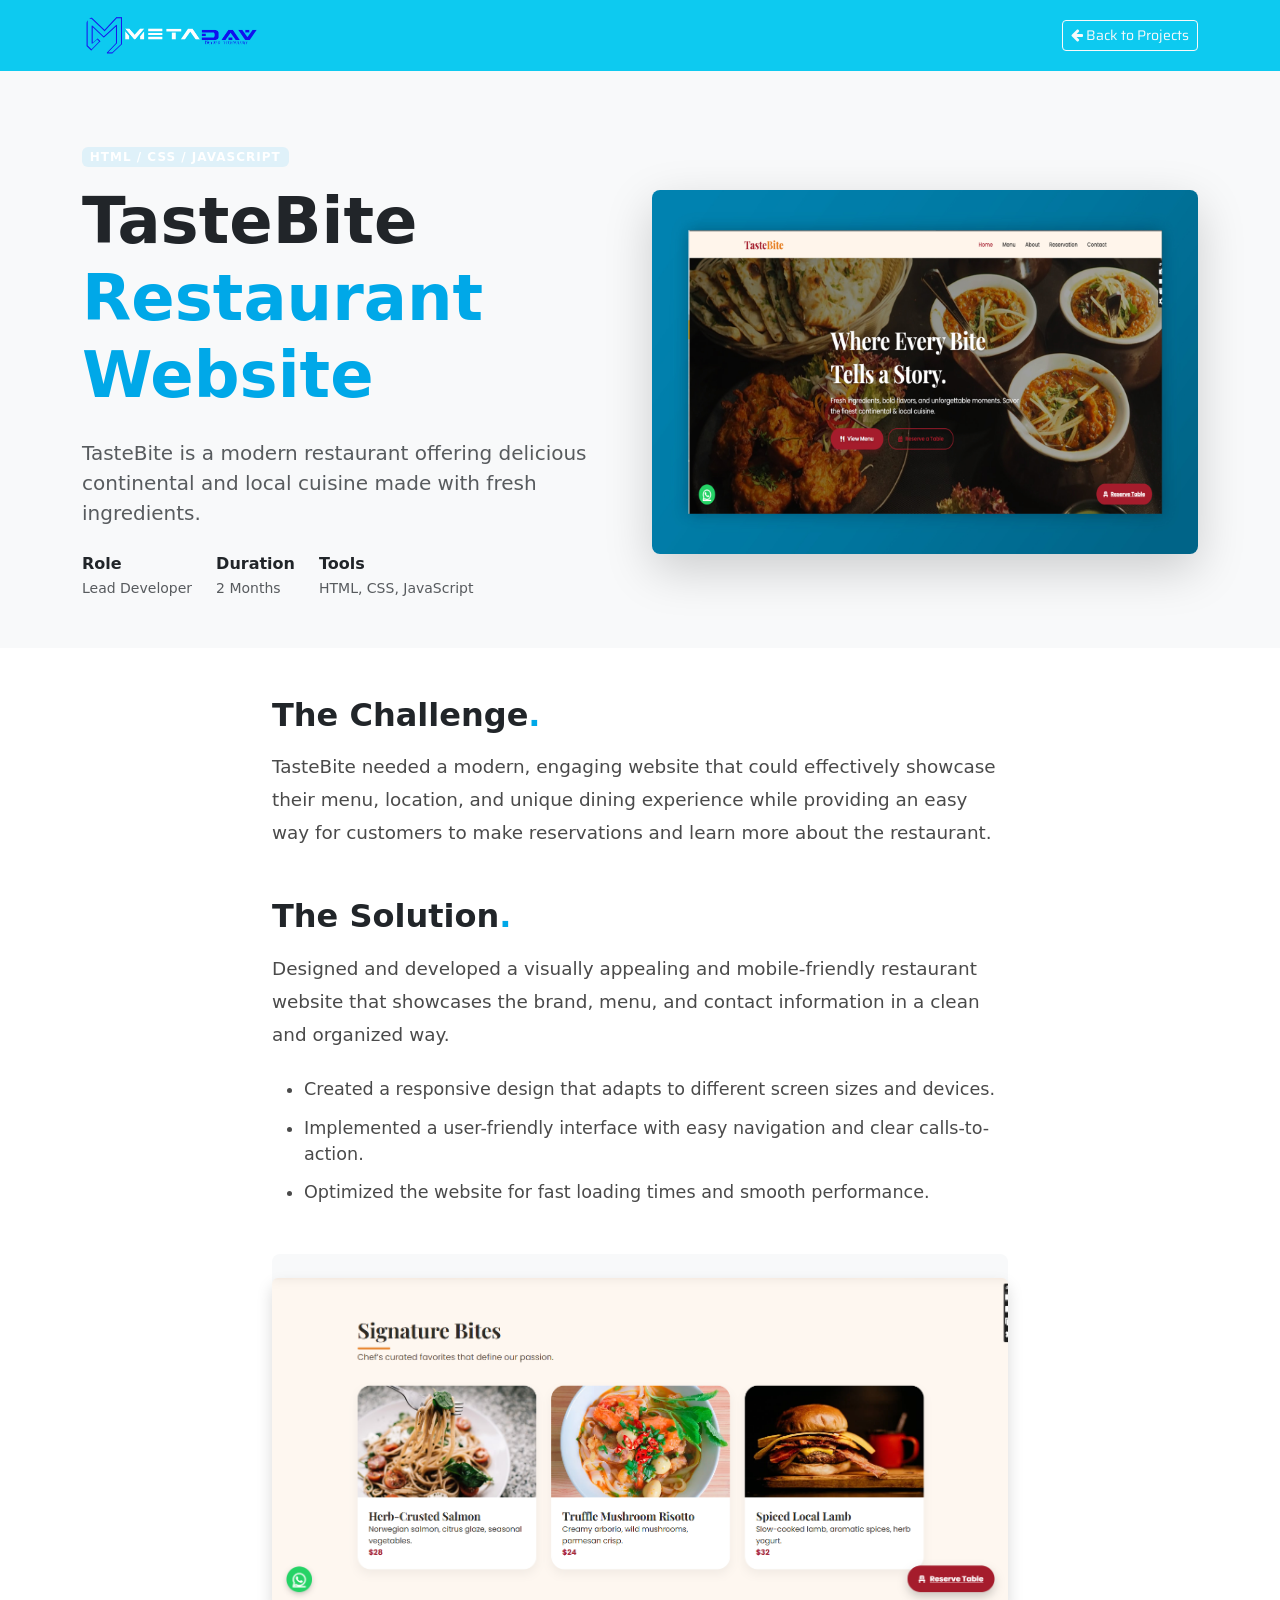
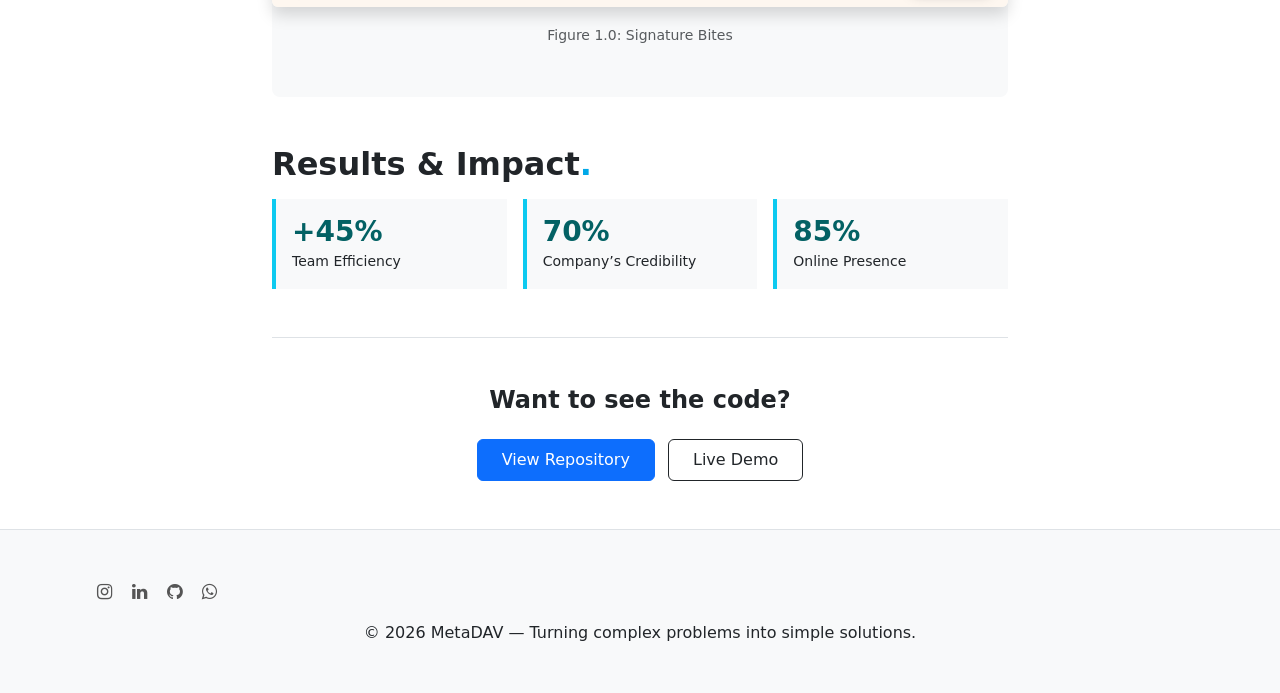
<file: tasteBite-case.html>
<!DOCTYPE html>
<html lang="en">
<head>
    <meta charset="UTF-8">
    <meta name="viewport" content="width=device-width, initial-scale=1.0">
    <link rel="stylesheet" href="css/style.css" type="text/css">
    <link rel="icon" type="image/png" href="assets/images/metafavicon.png">
    <link rel="stylesheet" href="https://cdnjs.cloudflare.com/ajax/libs/font-awesome/4.7.0/css/font-awesome.min.css">
    <link href="https://fonts.googleapis.com/css2?family=Saira:wght@300;600&family=Manrope:wght@400;800&display=swap" rel="stylesheet">
    <link href="https://cdn.jsdelivr.net/npm/bootstrap@5.0.2/dist/css/bootstrap.min.css" rel="stylesheet">
    <title>Case Study | TasteBite</title>
</head>
<body class="bg-white">

    <header id="header">
        <nav class="navbar navbar-expand-lg navbar-light bg-info fixed-top">
            <div class="container">
                <a class="navbar-brand" href="index.html">
                    <img src="assets/images/metadav logo copy.png" alt="logo" class="metalogo">
                </a>
                <div class="ms-auto">
                    <a href="projects.html" class="btn btn-sm btn-outline-light"><i class="fa fa-arrow-left"></i> Back to Projects</a>
                </div>
            </div>
        </nav>
    </header>

    <section class="container-fluid bg-light pt-5 mt-5">
        <div class="container py-5">
            <div class="row align-items-center">
                <div class="col-lg-6">
                    <span class="badge bg-soft-blue mb-3">HTML / CSS / JavaScript</span>
                    <h1 class="display-3 fw-bold mb-4">TasteBite <span class="end">Restaurant Website</span></h1>
                    <p class="lead text-muted">TasteBite is a modern restaurant offering delicious continental and local cuisine made with fresh ingredients.</p>

                    <div class="d-flex gap-4 mt-4">
                        <div>
                            <p class="mb-0 fw-bold">Role</p>
                            <small class="text-muted">Lead Developer</small>
                        </div>
                        <div>
                            <p class="mb-0 fw-bold">Duration</p>
                            <small class="text-muted">2 Months</small>
                        </div>
                        <div>
                            <p class="mb-0 fw-bold">Tools</p>
                            <small class="text-muted">HTML, CSS, JavaScript</small>
                        </div>
                    </div>
                </div>
                <div class="col-lg-6 mt-4 mt-lg-0">
                    <img src="assets/images/taste1.jpg" class="img-fluid rounded-3 shadow-lg" alt="Case Study Hero">
                </div>
            </div>
        </div>
    </section>

    <article class="container py-5">
        <div class="row justify-content-center">
            <div class="col-lg-8">
                
                <div class="mb-5">
                    <h2 class="fw-bold mb-3">The Challenge<span class="dot">.</span></h2>
                    <p>TasteBite needed a modern, engaging website that could effectively showcase their menu, location, and unique dining experience while providing an easy way for customers to make reservations and learn more about the restaurant.</p>
                </div>

                <div class="mb-5">
                    <h2 class="fw-bold mb-3">The Solution<span class="dot">.</span></h2>
                    <p>Designed and developed a visually appealing and mobile-friendly restaurant website that showcases the brand, menu, and contact information in a clean and organized way.</p>
                    <ul class="mt-3">
                        <li>Created a responsive design that adapts to different screen sizes and devices.</li>
                        <li>Implemented a user-friendly interface with easy navigation and clear calls-to-action.</li>
                        <li>Optimized the website for fast loading times and smooth performance.</li>
                    </ul>
                </div>

                <div class="my-5 py-4 bg-light rounded-3 text-center">
                    <img src="assets/images/taste2.png" class="img-fluid rounded shadow" style="max-height: 500px;" alt="Feature Showcase">
                    <p class="mt-3 small text-muted">Figure 1.0: Signature Bites</p>
                </div>

                <div class="mb-5">
                    <h2 class="fw-bold mb-3">Results & Impact<span class="dot">.</span></h2>
                    <div class="row g-3">
                        <div class="col-md-4">
                            <div class="p-3 border-start border-4 border-info bg-light">
                                <h3 class="fw-bold mb-0">+45%</h3>
                                <small>Team Efficiency</small>
                            </div>
                        </div>
                        <div class="col-md-4">
                            <div class="p-3 border-start border-4 border-info bg-light">
                                <h3 class="fw-bold mb-0">70%</h3>
                                <small>Company’s Credibility</small>
                            </div>
                        </div>
                        <div class="col-md-4">
                            <div class="p-3 border-start border-4 border-info bg-light">
                                <h3 class="fw-bold mb-0">85%</h3>
                                <small>Online Presence</small>
                            </div>
                        </div>
                    </div>
                </div>

                <div class="text-center mt-5 pt-5 border-top">
                    <h4 class="fw-bold mb-4">Want to see the code?</h4>
                    <a href="https://github.com/davisgodwin/TasteBite" class="btn btn-primary px-4 py-2 me-2">View Repository</a>
                    <a href="https://taste-bite-rho.vercel.app/" class="btn btn-outline-dark px-4 py-2">Live Demo</a>
                </div>

            </div>
        </div>
    </article>

    <footer class="py-5 bg-light border-top">
        <div class="container">
            <div class="socials mb-3">
                <a href="https://www.instagram.com/official_metadav?utm_source=qr"><i class="fa fa-instagram"></i></a>
        <a href="https://www.linkedin.com/in/davis-martins-godwin-a3ab22393"><i class="fa fa-linkedin"></i></a>
        <a href="https://github.com/davisgodwin"><i class="fa fa-github"></i></a>
        <a href="https://wa.me/2347079219602"><i class="fa fa-whatsapp"></i></a>
            </div>
        </div>
        <div class="container text-center">
            <p class="mb-0">© 2026 MetaDAV — Turning complex problems into simple solutions.</p>
        </div>
    </footer>

    <script>
                var url = 'https://wati-integration-prod-service.clare.ai/v2/watiWidget.js?14334';
                var s = document.createElement('script');
                s.type = 'text/javascript';
                s.async = true;
                s.src = url;
                var options = {
                "enabled":true,
                "chatButtonSetting":{
                    "backgroundColor":"#00e785",
                    "ctaText":"Chat with us",
                    "borderRadius":"25",
                    "marginLeft": "0",
                    "marginRight": "20",
                    "marginBottom": "20",
                    "ctaIconWATI":false,
                    "position":"right"
                },
                "brandSetting":{
                    "brandName":"MetaDav",
                    "brandSubTitle":"undefined",
                    "brandImg":"",
                    "welcomeText":"Hi there!\nHow can I help you?",
                    "messageText":"Hello, %0A I want To know More about your Services",
                    "backgroundColor":"#00e785",
                    "ctaText":"Chat with us",
                    "borderRadius":"25",
                    "autoShow":true,
                    "phoneNumber":"2347079219602"
                }
                };
                s.onload = function() {
                    CreateWhatsappChatWidget(options);
                };
                var x = document.getElementsByTagName('script')[0];
                x.parentNode.insertBefore(s, x);
            </script>
    <script src="https://cdn.jsdelivr.net/npm/bootstrap@5.0.2/dist/js/bootstrap.bundle.min.js"></script>
</body>
</html>
</file>
<file: css/style.css>
/*
Header begins
*/
.metalogo{
    height: 45px;
    border-radius: 150px;
}
#header{
    font-family: "Saira", sans-serif;
    font-size: large;
    font-weight: light;
}
/*
header ends
=======================================
main begins
*/
.hero{
    margin-top: 70px;
}
.nice{
    padding-top: 20px;
}
.nice h1{
    font-size: 70px;
    font-weight: bolder;
}
.nice p{
    font-size: 20px;
    font-weight: 400;
    color: #415b64;
    padding-top: 20px;
}
.nice h4{
    font-size: 30px;
    font-weight: 200;
    padding-top: 20px;
}
.heroimage img{
    width: 350px;
    height: 350px;
    border-radius: 50%;
    background: none;
    object-fit: cover;
    margin-left: 250px;
    margin-top: 20px;
}
.front{
    color: #036164;
}
.end{
    color: #00a8e8;
}
/*
project section begins
*/
.project{
    background-color: #f8f9fa;
}
.dot{
    color: #00a8e8;
}
.project-card{
    background: #ffffff;
    border-radius: 15px;
    overflow: hidden;
    transition: 0.3s ease;
    position: relative;
}
.project-card:hover{
    transform: translateY(-8px);
    box-shadow: 0 15px 40px rgba(0,0,0,0.1);
}
.project-img{
    position: relative;
    padding: 20px;
}
.project-img::before{
    content: "";
    position: absolute;
    width: 150%;
    height: 100%;
    background: linear-gradient(90deg, transparent, #00a8e8);
    top: 0;
    left: -50%;
    opacity: 0.2;
    border-radius: 15px;
}
.project-img img{
    border-radius: 10px;
    position: relative;
    z-index: 1;
}
.project-content{
    padding: 20px;
}
.project-content h5{
    font-weight: bolder;
    font-size: x-large;
}
.project-content p{
    color: #6c757d;
    font-size: 0.95rem;
}
/*
End of project section
=======================================
Experience section begins
*/
.experience{
    background-color: #ffffff;
}
.dot{
    color: #00a8e8;
}
.company-list{
    list-style: none;
    padding: 0;
    margin: 0;
    border-left: 2px solid #e0e0e0;
}
.company-list li{
    padding: 10px 15px;
    cursor: pointer;
    color: #6c757d;
    transition: 0.3s;
    position: relative;
    width: 100%;
    display: block;
}
.company-list li.active{
    color: #00a8e8;
    font-weight: 600;
}
.company-list li.active::before{
    content: "";
    position: absolute;
    left: -2px;
    top: 0;
    height: 100%;
    width: 3px;
    background: #00a8e8;
}
.company-list li:hover{
    color: #00a8e8;
}
.experience-content h5{
    font-weight: 600;
}
.brand{
    color: #00a8e8;
}
.experience-content small{
    color: #6c757d;
}
.experience-content ul{
    padding-left: 20px;
}
.experience-content ul li{
    margin-bottom: 10px;
    position: relative;
}
.experience-content ul li::marker{
    color: #00a8e8;
}
.experience-content{
    display: none;
}
.experience-content.active{
    display: block;
}
/*
End of experience section
=======================================
Skills section begins
*/
.skills {
  padding: 80px 0;
  background: #fff;
}

.section-title {
  font-size: 32px;
  font-weight: bold;
  margin-bottom: 40px;
}

.section-title span {
  color: #007ea7;
}

.skills-grid {
  display: grid;
  grid-template-columns: repeat(4, 1fr);
  gap: 40px;
}

.skill-column h3 {
  margin-bottom: 15px;
  font-size: 18px;
}

.skill-item {
  margin-bottom: 15px;
}

.skill-top {
  display: flex;
  justify-content: space-between;
  font-size: 14px;
  margin-bottom: 5px;
}

.percent {
  color: #007ea7;
  font-weight: bold;
}

.bar {
  height: 6px;
  background: #eee;
  border-radius: 20px;
  overflow: hidden;
}

.bar span {
  display: block;
  height: 100%;
  width: 0%;
  background: #007ea7;
  transition: width 1.5s ease;
}
@media (max-width: 992px) {
  .skills-grid {
    grid-template-columns: repeat(2, 1fr);
  }
}

@media (max-width: 600px) {
  .skills-grid {
    grid-template-columns: 1fr;
  }
}
.story {
  padding: 80px 0;
  background: #fff;
}

.section-title {
  font-size: 34px;
  font-weight: bold;
  margin-bottom: 25px;
}

.section-title span {
  color: #007ea7;
}

.story p {
  font-size: 16px;
  line-height: 1.8;
  color: #555;
  margin-bottom: 15px;
  max-width: 800px;
}

.highlight {
  color: #007ea7;
  font-weight: 600;
}
.story p {
  opacity: 0;
  transform: translateY(15px);
  animation: fadeUp 0.8s ease forwards;
}

.story p:nth-child(2) { animation-delay: 0.2s; }
.story p:nth-child(3) { animation-delay: 0.4s; }
.story p:nth-child(4) { animation-delay: 0.6s; }
.story p:nth-child(5) { animation-delay: 0.8s; }

@keyframes fadeUp {
  to {
    opacity: 1;
    transform: translateY(0);
  }
}
.footer {
  padding: 60px 0;
  background: #fff;
}

.footer-top {
  display: flex;
  justify-content: space-between;
  align-items: center;
  margin-bottom: 40px;
}

.footer-links {
  list-style: none;
  display: flex;
  gap: 20px;
}

.footer-links a {
  text-decoration: none;
  color: #333;
  font-weight: 500;
}

.socials a {
  margin-left: 15px;
  color: #555;
  font-size: 18px;
}

.footer-cta {
  margin-bottom: 30px;
}

.footer-cta h3 {
  margin-bottom: 15px;
}

.buttons a {
  padding: 10px 18px;
  margin-right: 10px;
  border-radius: 6px;
  text-decoration: none;
}

.btn-primary {
  background: #007ea7;
  color: #fff;
}

.btn-outline {
  border: 1px solid #007ea7;
  color: #007ea7;
}

.footer-bottom {
  font-size: 14px;
  color: #777;
}
.wa-container {
  position: fixed;
  bottom: 20px;
  right: 20px;
  z-index: 1000;
}

.wa-button {
  background: #25D366;
  color: #fff;
  width: 55px;
  height: 55px;
  border-radius: 50%;
  display: flex;
  align-items: center;
  justify-content: center;
  cursor: pointer;
  font-size: 22px;
  box-shadow: 0 5px 15px rgba(0,0,0,0.2);
}

.wa-box {
  display: none;
  background: #fff;
  padding: 15px;
  border-radius: 10px;
  margin-bottom: 10px;
  width: 230px;
  box-shadow: 0 5px 20px rgba(0,0,0,0.2);
  position: relative;
}

.wa-box a {
  display: inline-block;
  margin-top: 10px;
  background: #25D366;
  color: #fff;
  padding: 8px 12px;
  border-radius: 5px;
  text-decoration: none;
}

.wa-close {
  position: absolute;
  top: 5px;
  right: 10px;
  cursor: pointer;
  font-size: 18px;
}

.wa-text {
  font-size: 14px;
  line-height: 1.4;
}
/* Project Filter Buttons */
.filter-group .btn {
    border-radius: 30px;
    padding: 8px 25px;
    margin: 5px;
    font-weight: 500;
    transition: 0.3s;
}

.filter-group .btn-outline-primary {
    border-color: #00a8e8;
    color: #00a8e8;
}

.filter-group .btn-outline-primary.active, 
.filter-group .btn-outline-primary:hover {
    background-color: #00a8e8;
    border-color: #00a8e8;
    color: #fff;
}

/* Badge Styling */
.bg-soft-blue {
    background-color: rgba(0, 168, 232, 0.1);
    color: #00a8e8;
    font-weight: 600;
}

/* Case Study Link */
.btn-link {
    text-decoration: none;
    color: #00a8e8;
    font-weight: bold;
    font-size: 14px;
    transition: 0.2s;
}

.btn-link:hover {
    color: #036164;
    text-decoration: underline;
}

/* Smooth filtering transition */
.project-item {
    transition: transform 0.4s ease, opacity 0.4s ease;
}

.project-item.hide {
    display: none;
    opacity: 0;
}
.bg-soft-blue {
    background-color: #e0f4ff; /* Very pale blue */
    color: #007ea7;
    padding: 5px 12px;
    font-size: 12px;
    border-radius: 50px;
    text-transform: uppercase;
    letter-spacing: 0.5px;
}
.btn-link i {
    transition: transform 0.3s ease;
}
.btn-link:hover i {
    transform: translateX(5px); /* Moves the arrow slightly to the right */
}

/* Badge enhancement */
.bg-soft-blue {
    background-color: rgba(0, 168, 232, 0.1);
    color: #00a8e8;
    padding: 6px 15px;
    font-size: 13px;
    letter-spacing: 1px;
    text-transform: uppercase;
}

/* Article Typography */
article p {
    font-size: 1.15rem;
    line-height: 1.8;
    color: #4a4a4a;
    margin-bottom: 25px;
}

article ul li {
    font-size: 1.1rem;
    margin-bottom: 12px;
    color: #4a4a4a;
}

/* Impact Numbers */
article h3 {
    color: #036164;
}

/* Back button styling */
.btn-outline-light:hover {
    background-color: #fff;
    color: #00a8e8 !important;
}

/* About Page Specifics */
.about-img-container img {
    max-width: 320px;
    height: 320px;
    object-fit: cover;
}

/* Timeline/Card effects */
.border-top.border-4 {
    transition: transform 0.3s ease;
}

.border-top.border-4:hover {
    transform: translateY(-5px);
}

/* Lead text style */
.lead strong {
    color: #00a8e8;
}

/* Icon colors */
.front {
    color: #036164;
}

/* CV Section Styling */
.cv-card {
    transition: all 0.3s ease;
    border: 1px solid rgba(0,0,0,0.05);
}

.cv-card:hover {
    transform: translateY(-10px);
    box-shadow: 0 20px 40px rgba(0,0,0,0.08) !important;
}

.resume-item .border-start {
    padding-left: 20px;
    margin-left: 10px;
}

.cv-card .badge {
    font-weight: 500;
    transition: 0.3s;
}

.cv-card .badge:hover {
    background-color: #00a8e8 !important;
    color: white !important;
    border-color: #00a8e8 !important;
}

/* Button Pulse Animation (Optional) */
.btn-primary.shadow {
    animation: shadow-pulse 2s infinite;
}

@keyframes shadow-pulse {
    0% { box-shadow: 0 0 0 0px rgba(0, 168, 232, 0.4); }
    70% { box-shadow: 0 0 0 10px rgba(0, 168, 232, 0); }
    100% { box-shadow: 0 0 0 0px rgba(0, 168, 232, 0); }
}

::-webkit-scrollbar { width: 10px; }
::-webkit-scrollbar-track { background: #f1f1f1; }
::-webkit-scrollbar-thumb { background: #00a8e8; border-radius: 5px; }

/* Testimonial Section Styling */
.testimonial-card {
    border-top: 5px solid #00a8e8; /* MetaDAV Blue */
    position: relative;
    overflow: hidden;
    min-height: 350px;
    display: flex;
    flex-direction: column;
    justify-content: center;
}

.testimonial-card p {
    font-style: italic;
    line-height: 1.8;
}

/* Customizing Carousel Controls */
.carousel-control-prev, .carousel-control-next {
    width: 5%;
}

.carousel-control-prev-icon, .carousel-control-next-icon {
    padding: 20px;
    background-size: 50%;
}

/* Indicators */
.carousel-indicators [data-bs-target] {
    width: 12px;
    height: 12px;
    border-radius: 50%;
    margin: 0 5px;
}

/* Responsive adjustment */
@media (max-width: 768px) {
    .testimonial-card {
        padding: 30px !important;
        min-height: auto;
    }
    .testimonial-card p {
        font-size: 1rem !important;
    }
}

/* Process Section Styling */
.process-step {
    border: 1px solid rgba(0, 0, 0, 0.05);
    transition: all 0.4s cubic-bezier(0.165, 0.84, 0.44, 1);
    position: relative;
    z-index: 1;
}

.process-step:hover {
    transform: translateY(-10px);
    box-shadow: 0 15px 30px rgba(0, 168, 232, 0.1) !important;
    border-color: #00a8e8;
}

.process-icon-box {
    width: 60px;
    height: 60px;
    background: rgba(0, 168, 232, 0.1);
    color: #00a8e8;
    border-radius: 12px;
    display: flex;
    align-items: center;
    justify-content: center;
    font-size: 1.8rem;
    position: relative;
}

.step-count {
    position: absolute;
    top: -10px;
    right: -10px;
    background: #036164; /* Your darker green/blue */
    color: white;
    font-size: 10px;
    font-weight: bold;
    width: 24px;
    height: 24px;
    display: flex;
    align-items: center;
    justify-content: center;
    border-radius: 50%;
    border: 2px solid white;
}

.process-step h5 {
    margin-top: 15px;
    letter-spacing: 0.5px;
}

/* Optional: Connecting lines for Desktop */
@media (min-width: 992px) {
    .process-wrapper .col-lg-3:not(:last-child) .process-step::after {
        content: "→";
        position: absolute;
        right: -25px;
        top: 50%;
        transform: translateY(-50%);
        font-size: 24px;
        color: #00a8e8;
        opacity: 0.3;
    }
}

/* Hero Refinements */
.hero-section {
    min-height: 90vh;
    padding-top: 80px;
}

.fw-800 { font-weight: 800; }
.ls-1 { letter-spacing: 1px; }

/* Container for the Geometric Layout */
.hero-image-container {
    position: relative;
    display: inline-block;
    padding: 30px;
    z-index: 1;
}

/* The Main Image - Squircle Design */
.main-hero-img {
    width: 380px;
    height: 480px; /* Taller than it is wide for a professional portrait look */
    object-fit: cover;
    border-radius: 60px 20px 60px 20px; /* Unique asymmetrical organic shape */
    position: relative;
    z-index: 2;
    border: 2px solid rgba(255, 255, 255, 0.5);
}

/* Decorative Background Shape */
.hero-shape-bg {
    position: absolute;
    top: 50px;
    left: 50px;
    width: 380px;
    height: 480px;
    background: linear-gradient(135deg, rgba(0, 168, 232, 0.1) 0%, rgba(3, 97, 100, 0.1) 100%);
    border-radius: 60px 20px 60px 20px;
    z-index: 1;
    transform: rotate(-6deg); /* Slight tilt for a creative edge */
    border: 2px dashed #00a8e8;
}

/* Refined Pill Stats */
.stat-pill {
    position: absolute;
    background: white;
    padding: 12px 20px;
    border-radius: 50px;
    box-shadow: 0 10px 25px rgba(0,0,0,0.1);
    z-index: 3;
    font-weight: 600;
    font-size: 0.85rem;
    display: flex;
    align-items: center;
    border: 1px solid rgba(0, 168, 232, 0.2);
}

.pill-top {
    top: 10%;
    right: -10%;
}

.pill-bottom {
    bottom: 15%;
    left: -10%;
}

/* Smoother Float Animation */
@keyframes float {
    0% { transform: translateY(0px); }
    50% { transform: translateY(-12px); }
    100% { transform: translateY(0px); }
}

.animate-float { animation: float 4s ease-in-out infinite; }
.animate-float-delayed { animation: float 4s ease-in-out infinite; animation-delay: 2s; }

/* Expertise Bar Container */
.expertise-bar {
    border-top: 1px solid rgba(0,0,0,0.05);
    padding-top: 25px;
}

.ls-1 {
    letter-spacing: 1.5px;
}

/* Individual Tech Tags */
.tech-tag {
    display: flex;
    align-items: center;
    gap: 10px;
    padding: 8px 16px;
    background: #f8f9fa; /* Light grey background */
    border: 1px solid rgba(0,0,0,0.05);
    border-radius: 12px;
    transition: all 0.3s ease;
    cursor: default;
}

.tech-tag span {
    font-size: 0.85rem;
    font-weight: 600;
    color: #415b64;
}

.tech-tag i {
    font-size: 1rem;
}

/* Color Coding on Hover */
.tech-tag:hover {
    transform: translateY(-3px);
    background: #ffffff;
    box-shadow: 0 5px 15px rgba(0, 168, 232, 0.1);
    border-color: #00a8e8;
}

/* Specific Icon Colors */
.react-icon { color: #61DAFB; }
.python-icon { color: #3776AB; }
.sql-icon { color: #F29111; }
.design-icon { color: #00a8e8; }

/* Ecosystem Section Styling */
.ecosystem-section {
    background: linear-gradient(to bottom, #ffffff, #fcfcfc);
}

.ls-2 {
    letter-spacing: 2px;
    opacity: 0.7;
}

.ecosystem-grid {
    display: flex;
    justify-content: center;
    align-items: center;
    flex-wrap: wrap;
    gap: 3rem; /* Spacious spacing */
}

.eco-item {
    display: flex;
    flex-direction: column;
    align-items: center;
    transition: all 0.4s ease;
    cursor: default;
    filter: grayscale(100%);
    opacity: 0.4;
}

.eco-item i {
    font-size: 2.5rem;
    margin-bottom: 10px;
}

.eco-name {
    font-size: 10px;
    font-weight: 800;
    text-transform: uppercase;
    letter-spacing: 1px;
    color: #333;
    opacity: 0;
    transform: translateY(5px);
    transition: all 0.3s ease;
}

/* Hover States: Bring the Ecosystem to Life */
.eco-item:hover {
    filter: grayscale(0%);
    opacity: 1;
    transform: translateY(-5px);
}

.eco-item:hover .eco-name {
    opacity: 1;
    transform: translateY(0);
}

/* Individual Icon Colors on Hover */
.eco-item:hover i.fa-html5 { color: #E34F26; }
.eco-item:hover i.fa-css3 { color: #1572B6; }
.eco-item:hover i.fa-code { color: #61DAFB; } /* React-like icon */
.eco-item:hover i.fa-database { color: #F29111; }
.eco-item:hover i.fa-terminal { color: #3776AB; } /* Python-like icon */
.eco-item:hover i.fa-github { color: #333; }

/* Typography & Gradients */
.fw-800 { font-weight: 800; }
.ls-1 { letter-spacing: 1px; }
.bg-dark { background: linear-gradient(135deg, #0d1117 0%, #036164 100%) !important; }

/* Availability Pulse */
.status-badge {
    background: rgba(255, 255, 255, 0.08);
    display: inline-flex;
    align-items: center;
    padding: 8px 16px;
    border-radius: 100px;
    font-size: 11px;
    text-transform: uppercase;
    letter-spacing: 1px;
    border: 1px solid rgba(255,255,255,0.1);
}

.status-dot {
    height: 8px;
    width: 8px;
    background: #00ffcc;
    border-radius: 50%;
    margin-right: 10px;
    box-shadow: 0 0 10px #00ffcc;
    animation: status-pulse 2s infinite;
}

@keyframes status-pulse {
    0% { opacity: 1; }
    50% { opacity: 0.4; }
    100% { opacity: 1; }
}

/* Floating Input Groups */
.input-group-custom {
    position: relative;
    margin-top: 15px;
}

.input-group-custom input, 
.input-group-custom textarea,
.input-group-custom select {
    width: 100%;
    padding: 12px 0;
    background: transparent;
    border: none;
    border-bottom: 2px solid #eaedf0;
    transition: 0.3s;
    outline: none;
    font-size: 1rem;
}

.input-group-custom label {
    position: absolute;
    top: 12px;
    left: 0;
    color: #999;
    pointer-events: none;
    transition: 0.3s;
}

.input-group-custom input:focus,
.input-group-custom textarea:focus {
    border-color: #00a8e8;
}

.input-group-custom input:focus ~ label,
.input-group-custom input:not(:placeholder-shown) ~ label,
.input-group-custom textarea:focus ~ label,
.input-group-custom textarea:not(:placeholder-shown) ~ label {
    top: -20px;
    font-size: 12px;
    color: #00a8e8;
    font-weight: 700;
}

/* Buttons & Socials */
.btn-primary-dark {
    background: #0d1117;
    color: white;
    border: none;
    transition: 0.3s ease;
}

.btn-primary-dark:hover {
    background: #00a8e8;
    transform: translateY(-2px);
    box-shadow: 0 10px 20px rgba(0, 168, 232, 0.2) !important;
}

.social-pill-link {
    text-decoration: none;
    color: rgba(255,255,255,0.6);
    font-size: 12px;
    font-weight: 700;
    text-transform: uppercase;
    transition: 0.3s;
}

.social-pill-link:hover {
    color: #00ffcc;
}

.icon-circle {
    width: 45px;
    height: 45px;
    background: rgba(0, 168, 232, 0.15);
    border-radius: 50%;
    display: flex;
    align-items: center;
    justify-content: center;
    color: #00ffcc;
}

/* Video Background Logic */
.video-background {
    position: absolute;
    top: 0;
    left: 0;
    width: 100%;
    height: 100%;
    z-index: 1;
}

.video-content {
    width: 100%;
    height: 100%;
    object-fit: cover; /* Ensures video fills space like a background-image */
}

.video-overlay {
    position: absolute;
    top: 0;
    left: 0;
    width: 100%;
    height: 100%;
    background: linear-gradient(135deg, rgba(13, 17, 23, 0.9) 0%, rgba(3, 97, 100, 0.7) 100%);
    z-index: 1;
}

/* Ensure content stays above video */
.z-index-2 {
    z-index: 2;
}

.hero-section {
    min-height: 100vh;
    background-color: #0d1117; /* Fallback color */
}

/* Specific text tweaks for video background */
.text-white-50 {
    color: rgba(255, 255, 255, 0.7) !important;
}

.ls-1 {
    letter-spacing: 1.5px;
}


#tech-loader {
    position: fixed;
    inset: 0;
    background: radial-gradient(circle at center, #0a192f 0%, #020617 100%);
    display: flex;
    justify-content: center;
    align-items: center;
    z-index: 100000;
    transition: opacity 0.8s cubic-bezier(0.4, 0, 0.2, 1), visibility 0.8s;
}

.loader-container {
    position: relative;
    width: 350px;
    padding: 40px;
    background: rgba(255, 255, 255, 0.03);
    backdrop-filter: blur(10px);
    border: 1px solid rgba(13, 202, 240, 0.2);
    border-radius: 20px;
    text-align: center;
    overflow: hidden;
    box-shadow: 0 25px 50px rgba(0,0,0,0.5), inset 0 0 20px rgba(13, 202, 240, 0.05);
}

.scanner-line {
    position: absolute;
    top: -100%;
    left: 0;
    width: 100%;
    height: 100px;
    background: linear-gradient(to bottom, transparent, rgba(13, 202, 240, 0.2), transparent);
    animation: scan 3s infinite linear;
}

.tech-icon {
    font-size: 2.5rem;
    color: #0dcaf0;
    filter: drop-shadow(0 0 10px #0dcaf0);
    animation: pulse 2s infinite;
}

.loader-title {
    font-family: 'Saira', sans-serif;
    color: #fff;
    letter-spacing: 5px;
    font-size: 1.5rem;
    margin-bottom: 20px;
}

.glow-dot { color: #0dcaf0; animation: blink 1s infinite; }

.system-status p {
    font-family: 'Atkinson Hyperlegible Mono', monospace;
    font-size: 10px;
    color: #8b949e;
    text-transform: uppercase;
    margin-bottom: 10px;
}

.progress-wrapper {
    position: relative;
    width: 100%;
    height: 6px;
    background: rgba(255,255,255,0.1);
    border-radius: 10px;
    overflow: hidden;
}

.progress-bar-inner {
    width: 0%;
    height: 100%;
    background: #0dcaf0;
    box-shadow: 0 0 15px #0dcaf0;
    transition: width 0.4s ease;
}

.percentage {
    margin-top: 15px;
    font-family: 'Manrope', sans-serif;
    font-weight: 800;
    color: #fff;
    font-size: 1.2rem;
}

/* Animations */
@keyframes scan { 0% { top: -100%; } 100% { top: 100%; } }
@keyframes pulse { 0%, 100% { opacity: 1; } 50% { opacity: 0.5; } }
@keyframes blink { 0%, 100% { opacity: 1; } 50% { opacity: 0; } }

.loader-fade-out { opacity: 0; visibility: hidden; }
</file>
